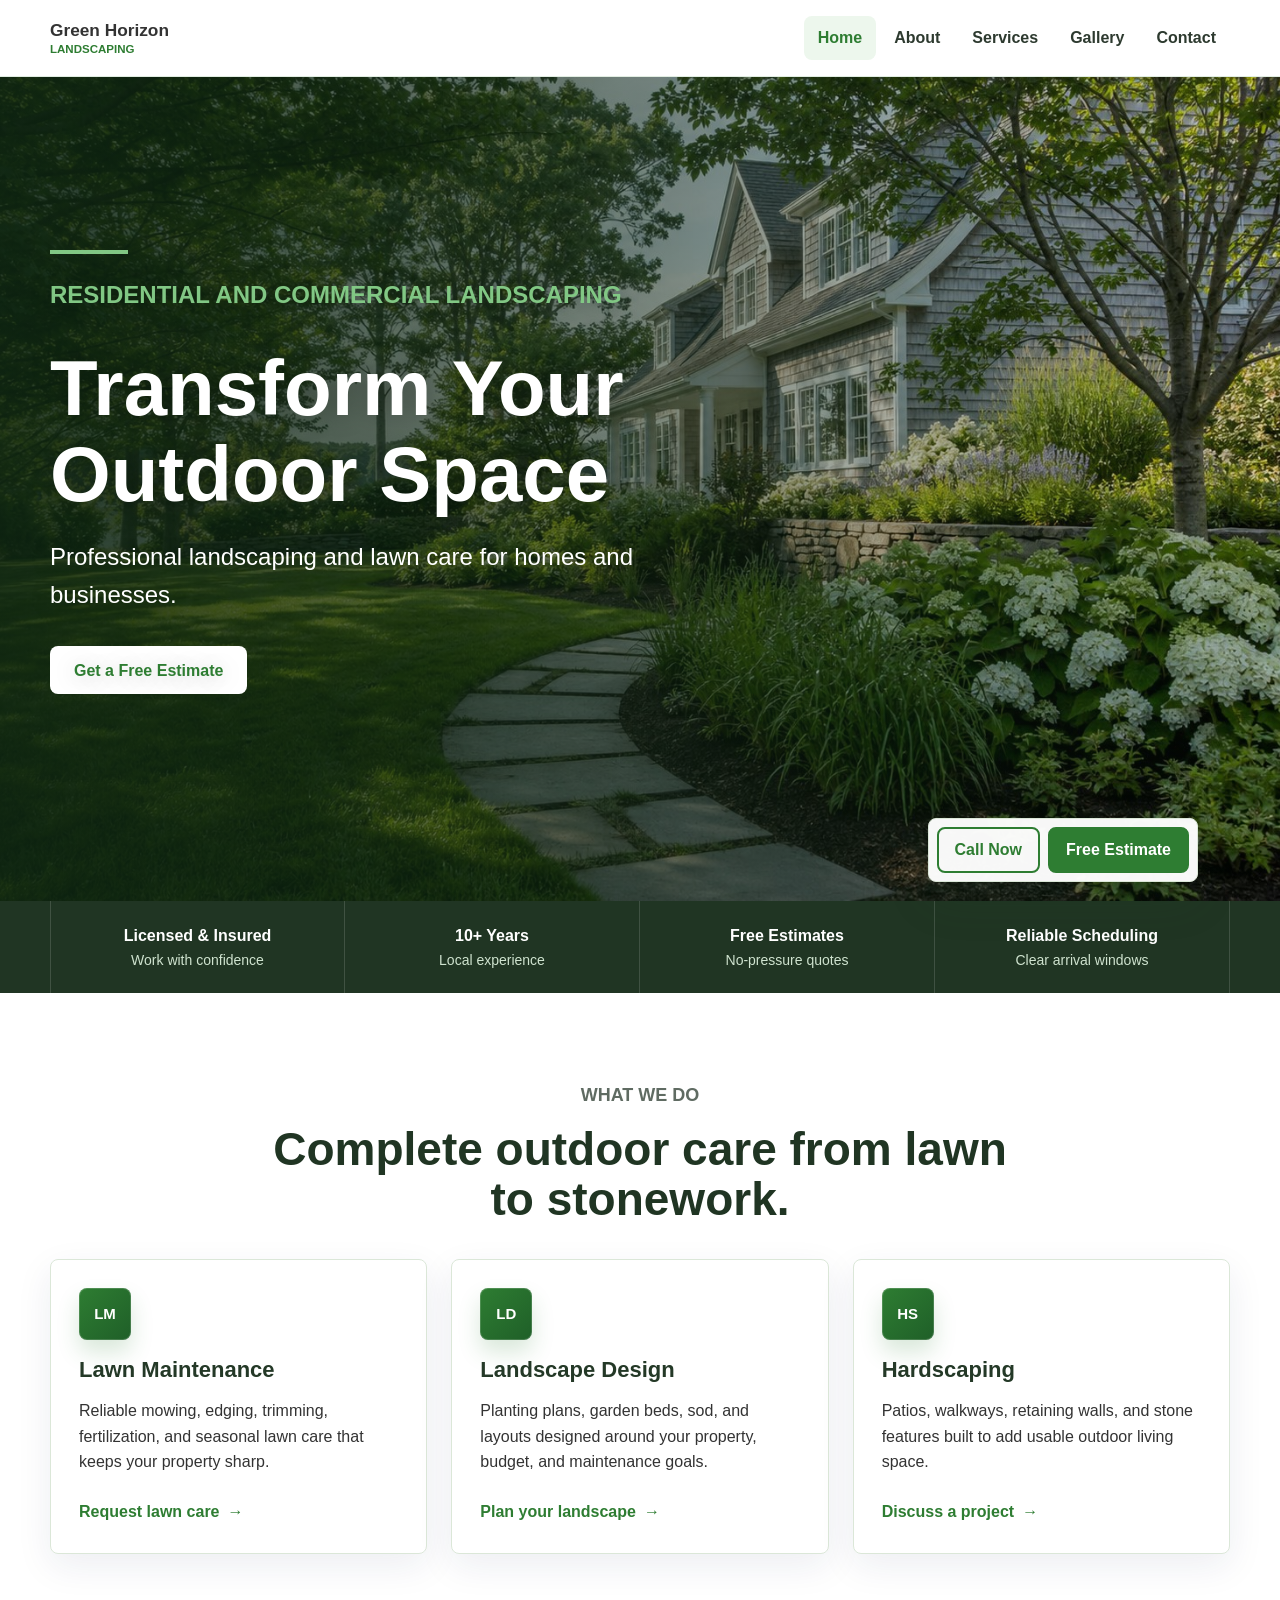
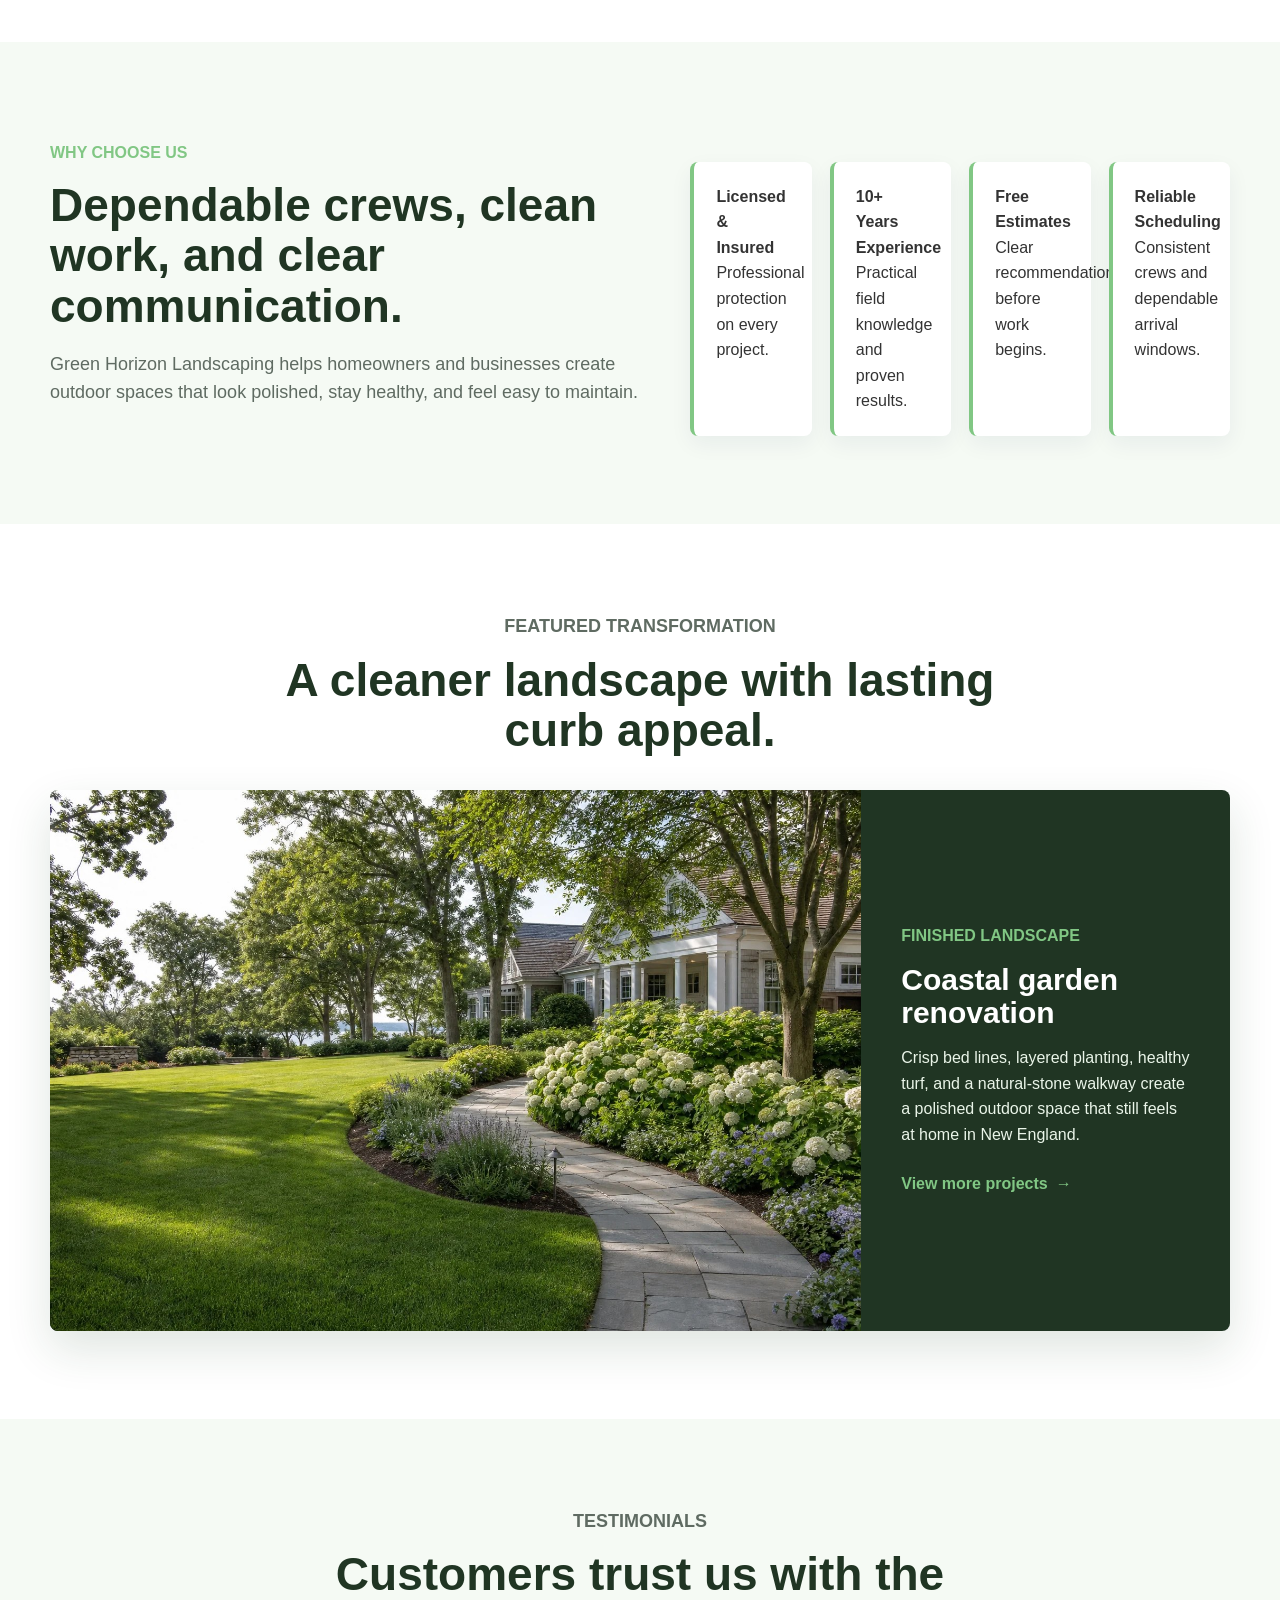
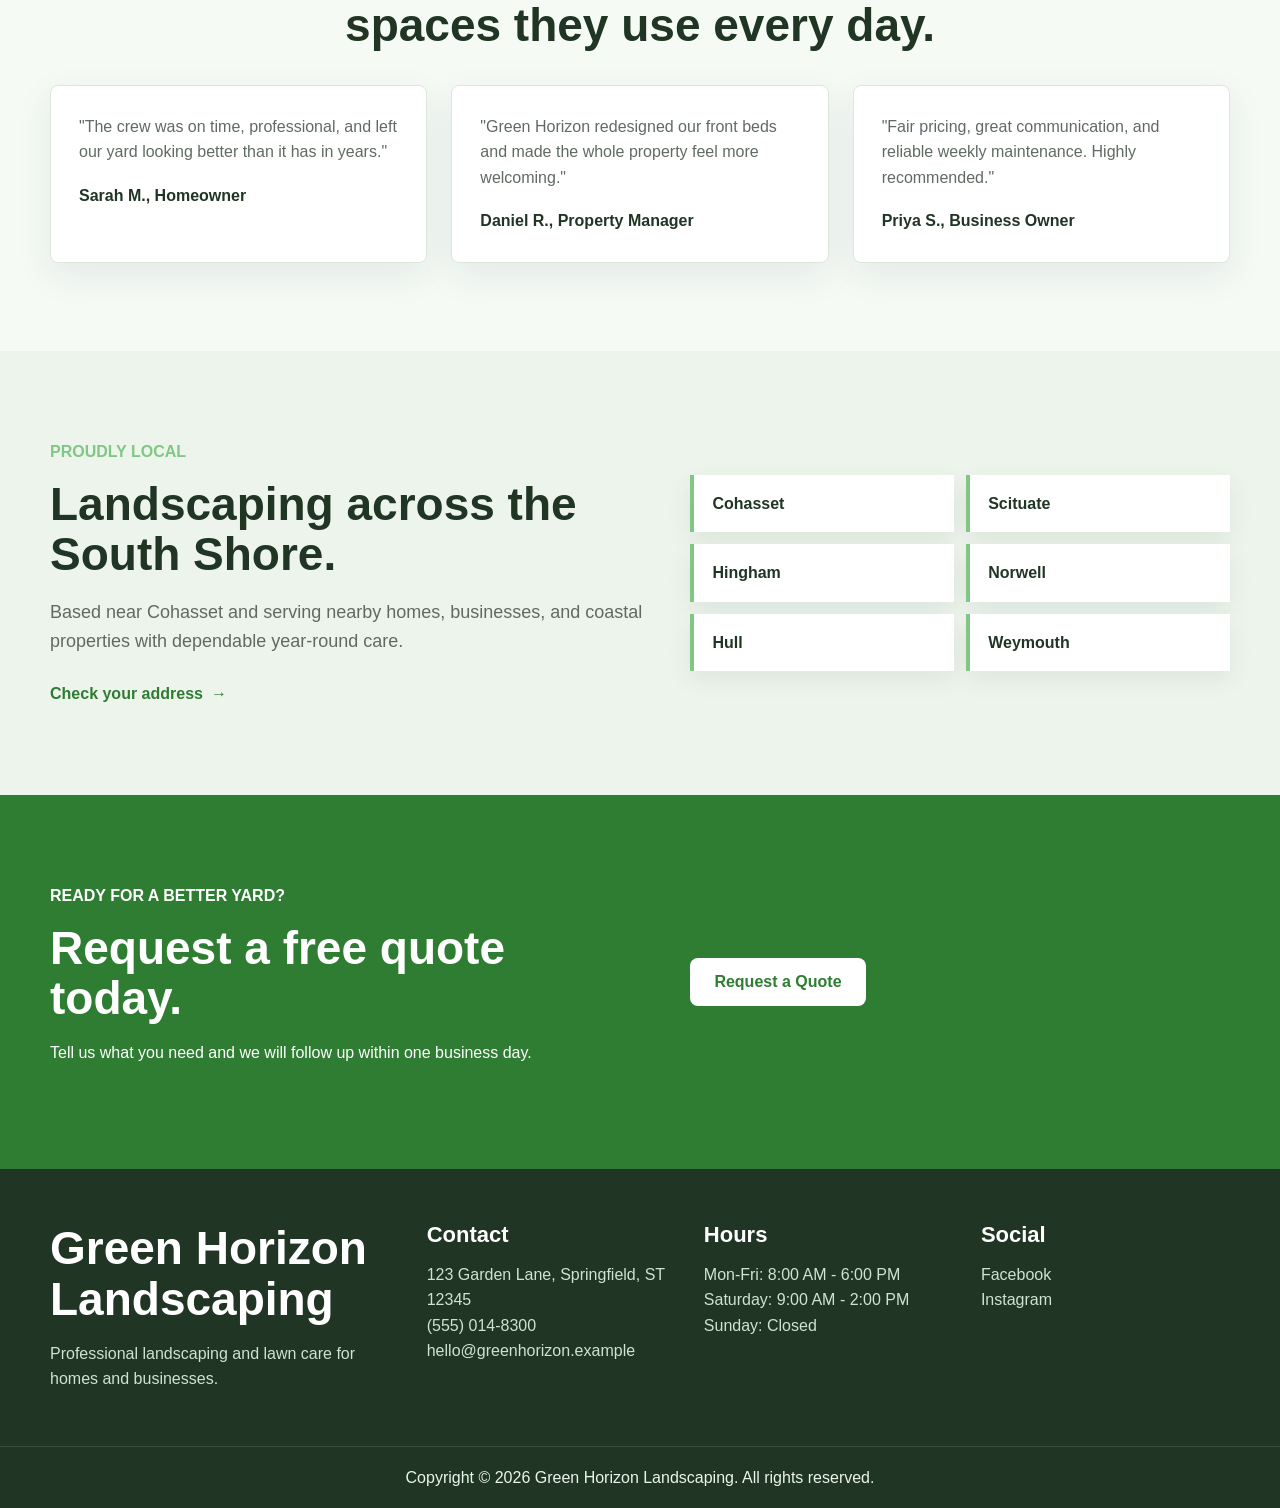
<file: index.html>
<!DOCTYPE html>
<html lang="en">
<head>
  <meta charset="UTF-8">
  <meta name="viewport" content="width=device-width, initial-scale=1.0">
  <meta name="description" content="Green Horizon Landscaping provides professional landscaping, lawn care, hardscaping, and outdoor maintenance for homes and businesses.">
  <meta name="keywords" content="landscaping, lawn care, landscape design, hardscaping, patio installation, Green Horizon Landscaping">
  <meta property="og:title" content="Green Horizon Landscaping | Transform Your Outdoor Space">
  <meta property="og:description" content="Professional landscaping and lawn care for homes and businesses.">
  <meta property="og:type" content="website">
  <meta property="og:image" content="clean-south-shore-garden.jpg">
  <title>Green Horizon Landscaping | Professional Lawn Care and Landscaping</title>
  <link rel="preload" href="green-horizon-hero.jpg" as="image" type="image/jpeg">
  <link rel="stylesheet" href="style.css">
  <style>.reveal{opacity:1!important;transform:none!important}</style>
</head>
<body>
  <a class="skip-link" href="#main">Skip to content</a>
  <header class="site-header">
    <nav class="navbar" aria-label="Primary navigation">
      <a class="brand" href="index.html" aria-label="Green Horizon Landscaping home"><span>Green Horizon</span><small>Landscaping</small></a>
      <button class="nav-toggle" type="button" aria-label="Open navigation" aria-controls="nav-menu" aria-expanded="false"><span></span><span></span><span></span></button>
      <ul class="nav-menu" id="nav-menu"><li><a class="active" href="index.html">Home</a></li><li><a href="about.html">About</a></li><li><a href="services.html">Services</a></li><li><a href="gallery.html">Gallery</a></li><li><a href="contact.html">Contact</a></li></ul>
    </nav>
  </header>
  <main id="main">
    <section class="hero"><div class="hero-inner"><div class="hero-content reveal"><p class="eyebrow">Residential and commercial landscaping</p><h1>Transform Your Outdoor Space</h1><p>Professional landscaping and lawn care for homes and businesses.</p><a class="btn btn-light" href="contact.html">Get a Free Estimate</a></div></div></section>
    <section class="trust-bar" aria-label="Business credentials"><div class="trust-bar-inner"><div><strong>Licensed &amp; Insured</strong><span>Work with confidence</span></div><div><strong>10+ Years</strong><span>Local experience</span></div><div><strong>Free Estimates</strong><span>No-pressure quotes</span></div><div><strong>Reliable Scheduling</strong><span>Clear arrival windows</span></div></div></section>
    <section class="section"><div class="section-inner"><div class="section-header center reveal"><p class="eyebrow">What we do</p><h2>Complete outdoor care from lawn to stonework.</h2></div><div class="grid three"><article class="card reveal"><span class="icon" aria-hidden="true">LM</span><h3>Lawn Maintenance</h3><p>Reliable mowing, edging, trimming, fertilization, and seasonal lawn care that keeps your property sharp.</p><a class="text-link" href="contact.html?service=Lawn%20Maintenance">Request lawn care <span aria-hidden="true">&rarr;</span></a></article><article class="card reveal"><span class="icon" aria-hidden="true">LD</span><h3>Landscape Design</h3><p>Planting plans, garden beds, sod, and layouts designed around your property, budget, and maintenance goals.</p><a class="text-link" href="contact.html?service=Landscape%20Design">Plan your landscape <span aria-hidden="true">&rarr;</span></a></article><article class="card reveal"><span class="icon" aria-hidden="true">HS</span><h3>Hardscaping</h3><p>Patios, walkways, retaining walls, and stone features built to add usable outdoor living space.</p><a class="text-link" href="contact.html?service=Hardscaping">Discuss a project <span aria-hidden="true">&rarr;</span></a></article></div></div></section>
    <section class="section soft"><div class="section-inner split"><div class="reveal"><p class="eyebrow">Why choose us</p><h2>Dependable crews, clean work, and clear communication.</h2><p class="lead">Green Horizon Landscaping helps homeowners and businesses create outdoor spaces that look polished, stay healthy, and feel easy to maintain.</p></div><div class="feature-list"><div class="feature-item reveal"><strong>Licensed &amp; Insured</strong><br>Professional protection on every project.</div><div class="feature-item reveal"><strong>10+ Years Experience</strong><br>Practical field knowledge and proven results.</div><div class="feature-item reveal"><strong>Free Estimates</strong><br>Clear recommendations before work begins.</div><div class="feature-item reveal"><strong>Reliable Scheduling</strong><br>Consistent crews and dependable arrival windows.</div></div></div></section>
    <section class="section"><div class="section-inner"><div class="section-header center reveal"><p class="eyebrow">Featured transformation</p><h2>A cleaner landscape with lasting curb appeal.</h2></div><div class="featured-project reveal"><img src="clean-south-shore-garden.jpg" alt="Professionally landscaped South Shore garden with a manicured lawn, hydrangeas, and a stone walkway"><div class="featured-project-copy"><p class="eyebrow">Finished landscape</p><h3>Coastal garden renovation</h3><p>Crisp bed lines, layered planting, healthy turf, and a natural-stone walkway create a polished outdoor space that still feels at home in New England.</p><a class="text-link" href="gallery.html">View more projects <span aria-hidden="true">&rarr;</span></a></div></div></section>
    <section class="section soft"><div class="section-inner"><div class="section-header center reveal"><p class="eyebrow">Testimonials</p><h2>Customers trust us with the spaces they use every day.</h2></div><div class="grid three"><article class="card testimonial reveal"><p>"The crew was on time, professional, and left our yard looking better than it has in years."</p><strong>Sarah M., Homeowner</strong></article><article class="card testimonial reveal"><p>"Green Horizon redesigned our front beds and made the whole property feel more welcoming."</p><strong>Daniel R., Property Manager</strong></article><article class="card testimonial reveal"><p>"Fair pricing, great communication, and reliable weekly maintenance. Highly recommended."</p><strong>Priya S., Business Owner</strong></article></div></div></section>
    <section class="section service-area"><div class="section-inner split"><div class="reveal"><p class="eyebrow">Proudly local</p><h2>Landscaping across the South Shore.</h2><p class="lead">Based near Cohasset and serving nearby homes, businesses, and coastal properties with dependable year-round care.</p><a class="text-link" href="contact.html">Check your address <span aria-hidden="true">&rarr;</span></a></div><div class="area-list reveal" aria-label="Service areas"><span>Cohasset</span><span>Scituate</span><span>Hingham</span><span>Norwell</span><span>Hull</span><span>Weymouth</span></div></div></section>
    <section class="section green"><div class="section-inner split"><div class="reveal"><p class="eyebrow">Ready for a better yard?</p><h2>Request a free quote today.</h2><p>Tell us what you need and we will follow up within one business day.</p></div><div class="reveal"><a class="btn btn-light" href="contact.html">Request a Quote</a></div></div></section>
  </main>
  <footer class="site-footer"><div class="footer-grid"><div><h2>Green Horizon Landscaping</h2><p>Professional landscaping and lawn care for homes and businesses.</p></div><div><h3>Contact</h3><ul><li>123 Garden Lane, Springfield, ST 12345</li><li><a href="tel:+15550148300">(555) 014-8300</a></li><li><a href="mailto:hello@greenhorizon.example">hello@greenhorizon.example</a></li></ul></div><div><h3>Hours</h3><ul><li>Mon-Fri: 8:00 AM - 6:00 PM</li><li>Saturday: 9:00 AM - 2:00 PM</li><li>Sunday: Closed</li></ul></div><div><h3>Social</h3><ul><li><a href="https://www.facebook.com/" rel="noopener">Facebook</a></li><li><a href="https://www.instagram.com/" rel="noopener">Instagram</a></li></ul></div></div><div class="footer-bottom">Copyright &copy; 2026 Green Horizon Landscaping. All rights reserved.</div></footer>
  <div class="mobile-actions" aria-label="Quick contact"><a href="tel:+15550148300">Call Now</a><a class="estimate-action" href="contact.html">Free Estimate</a></div>
  <button class="back-to-top" type="button" aria-label="Back to top">Top</button>
  <script src="script.js"></script>
</body>
</html>
</file>
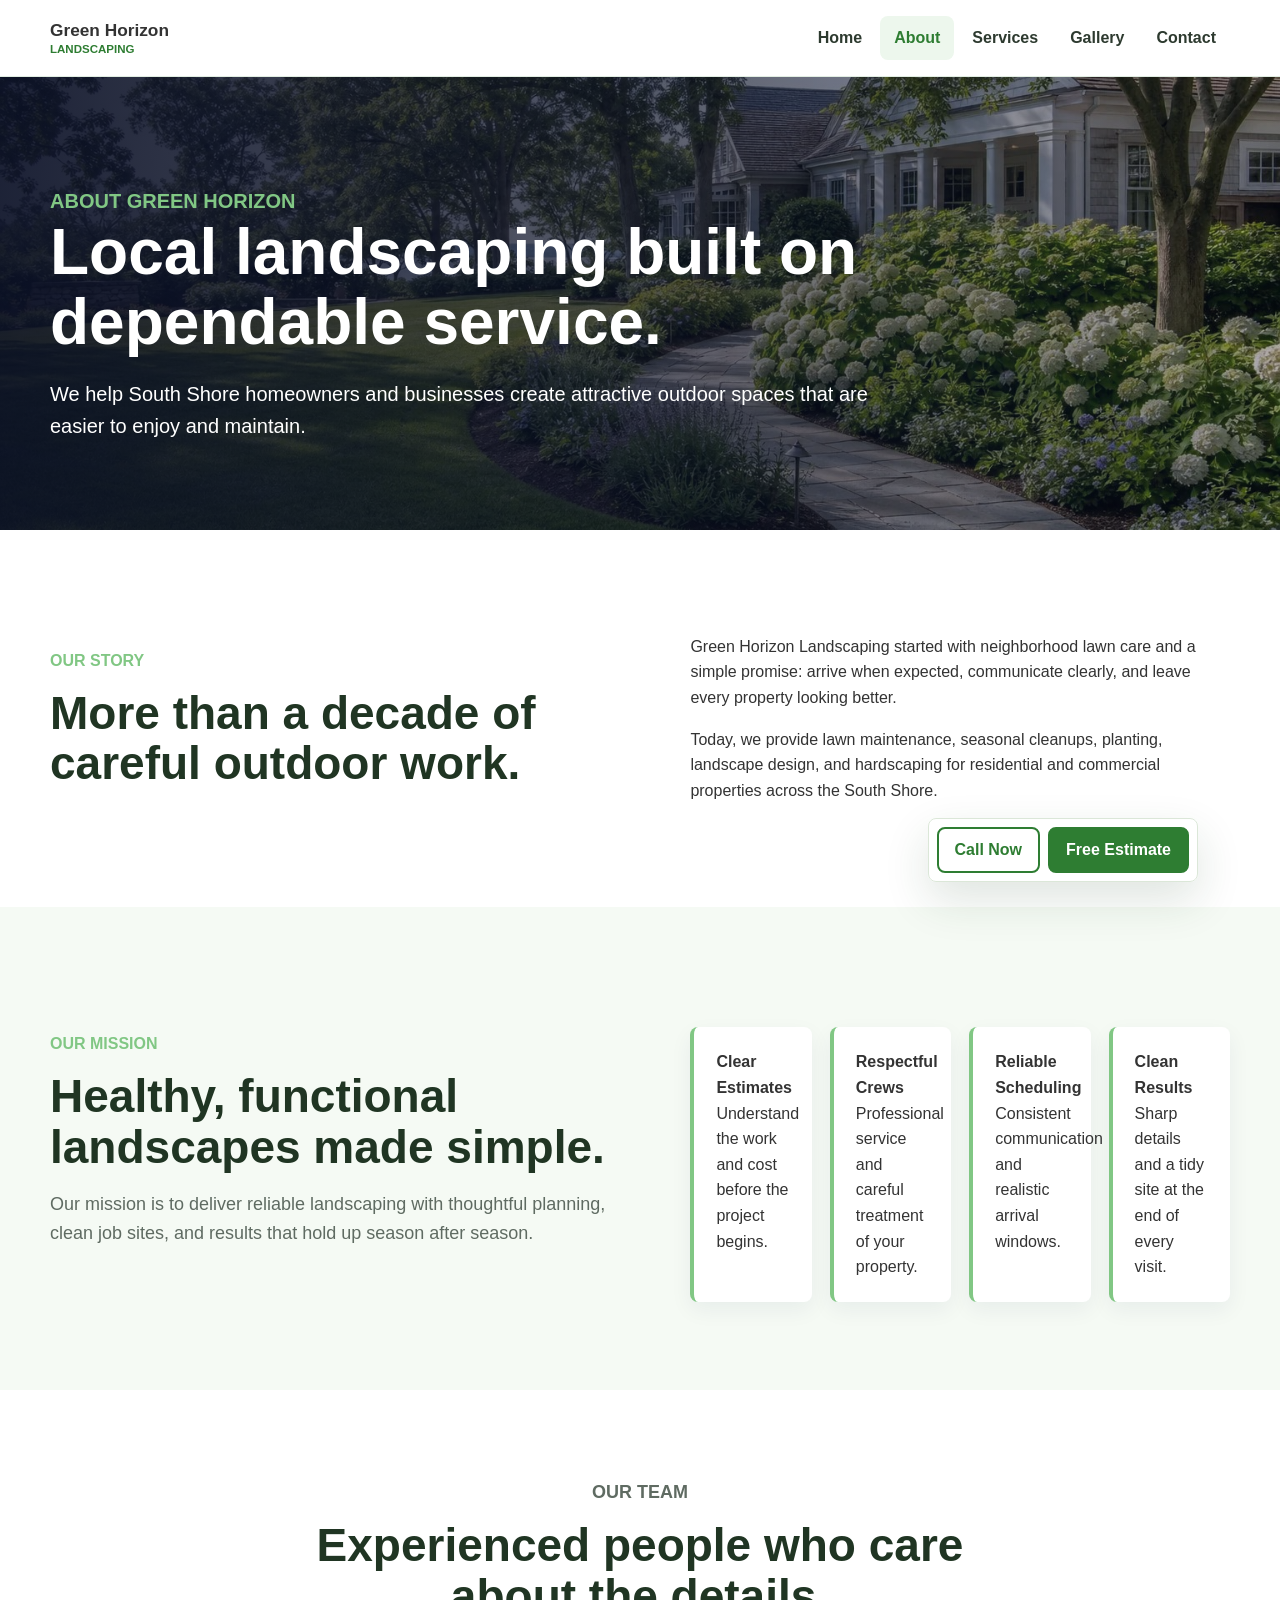
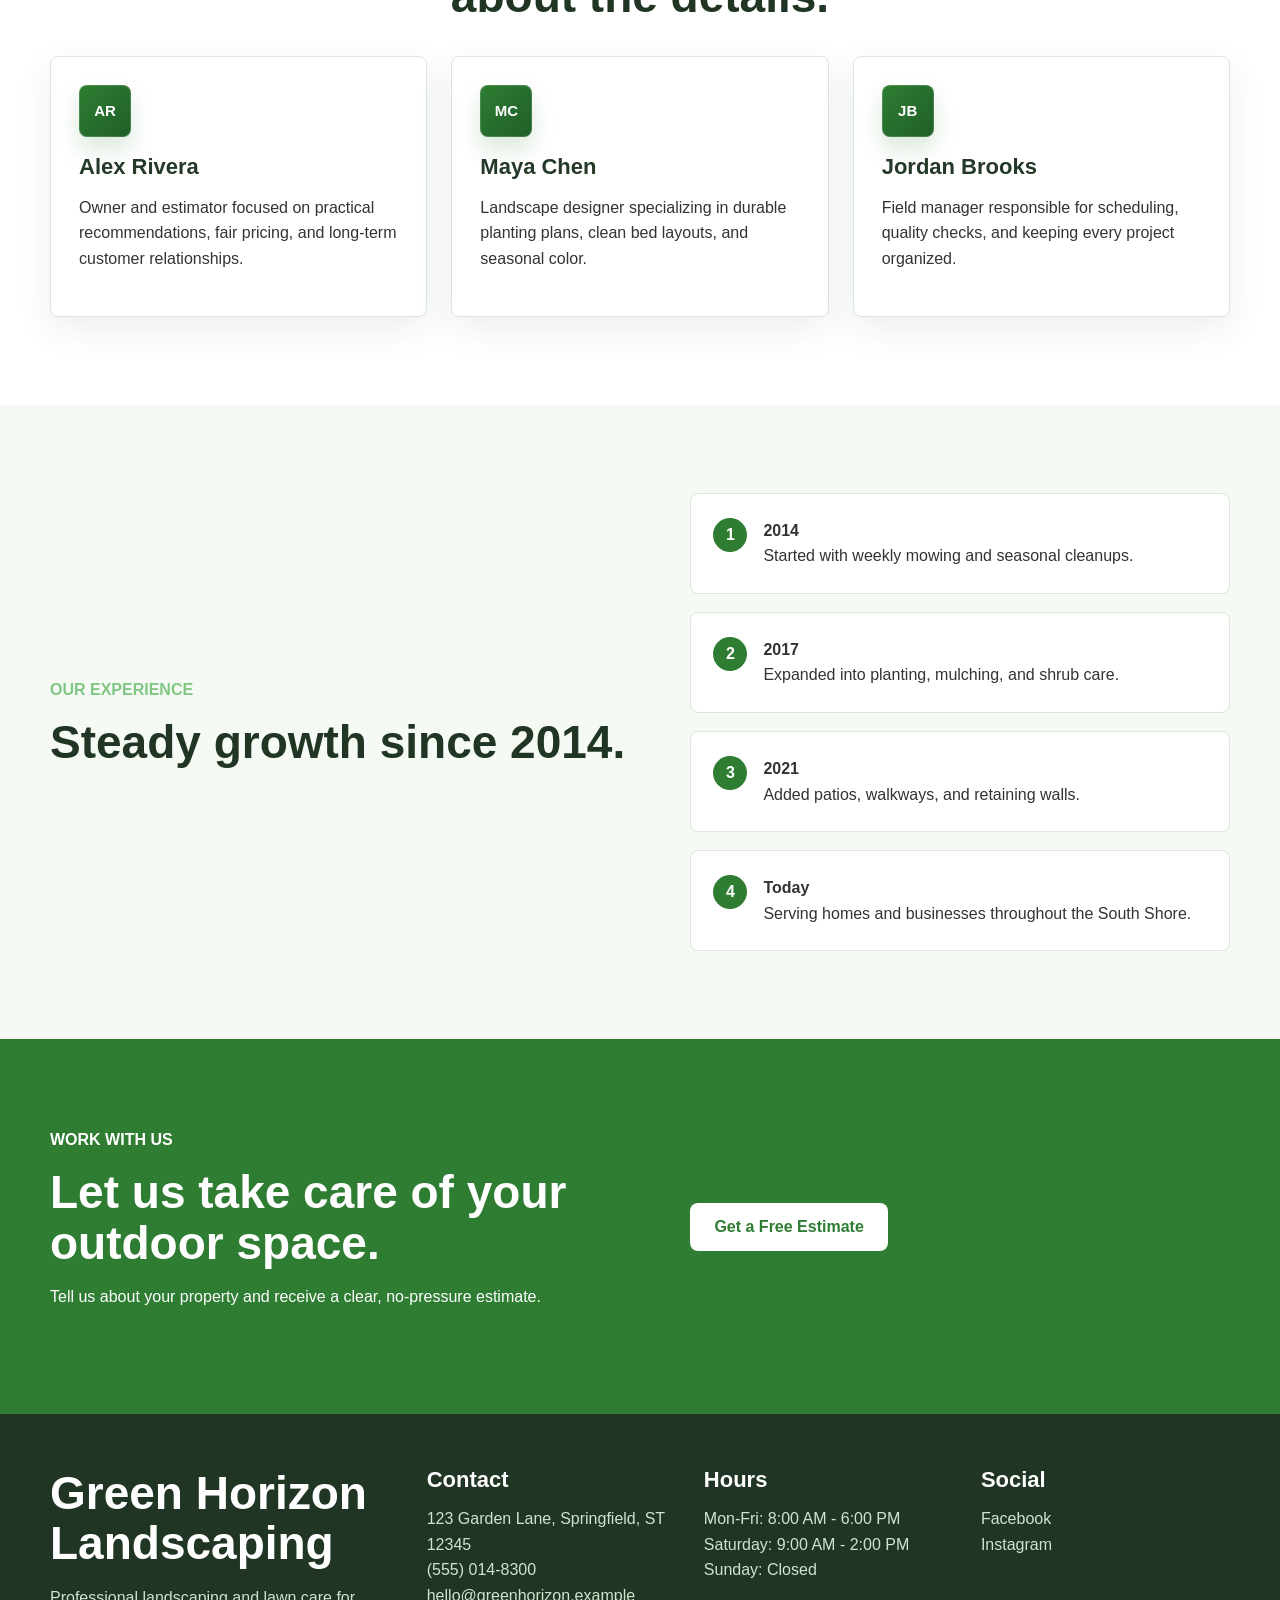
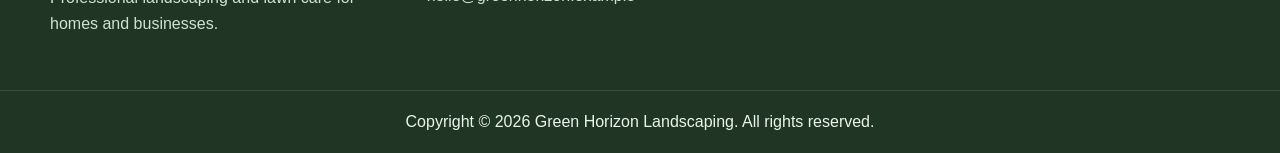
<file: about/index.html>
<!doctype html>
<html lang="en">
<head>
  <meta charset="utf-8">
  <meta http-equiv="refresh" content="0; url=../about-us.html">
  <meta name="robots" content="noindex">
  <link rel="canonical" href="../about-us.html">
  <title>About | Green Horizon Landscaping</title>
</head>
<body>
  <p><a href="../about-us.html">View the Green Horizon Landscaping About page</a></p>
</body>
</html>
</file>
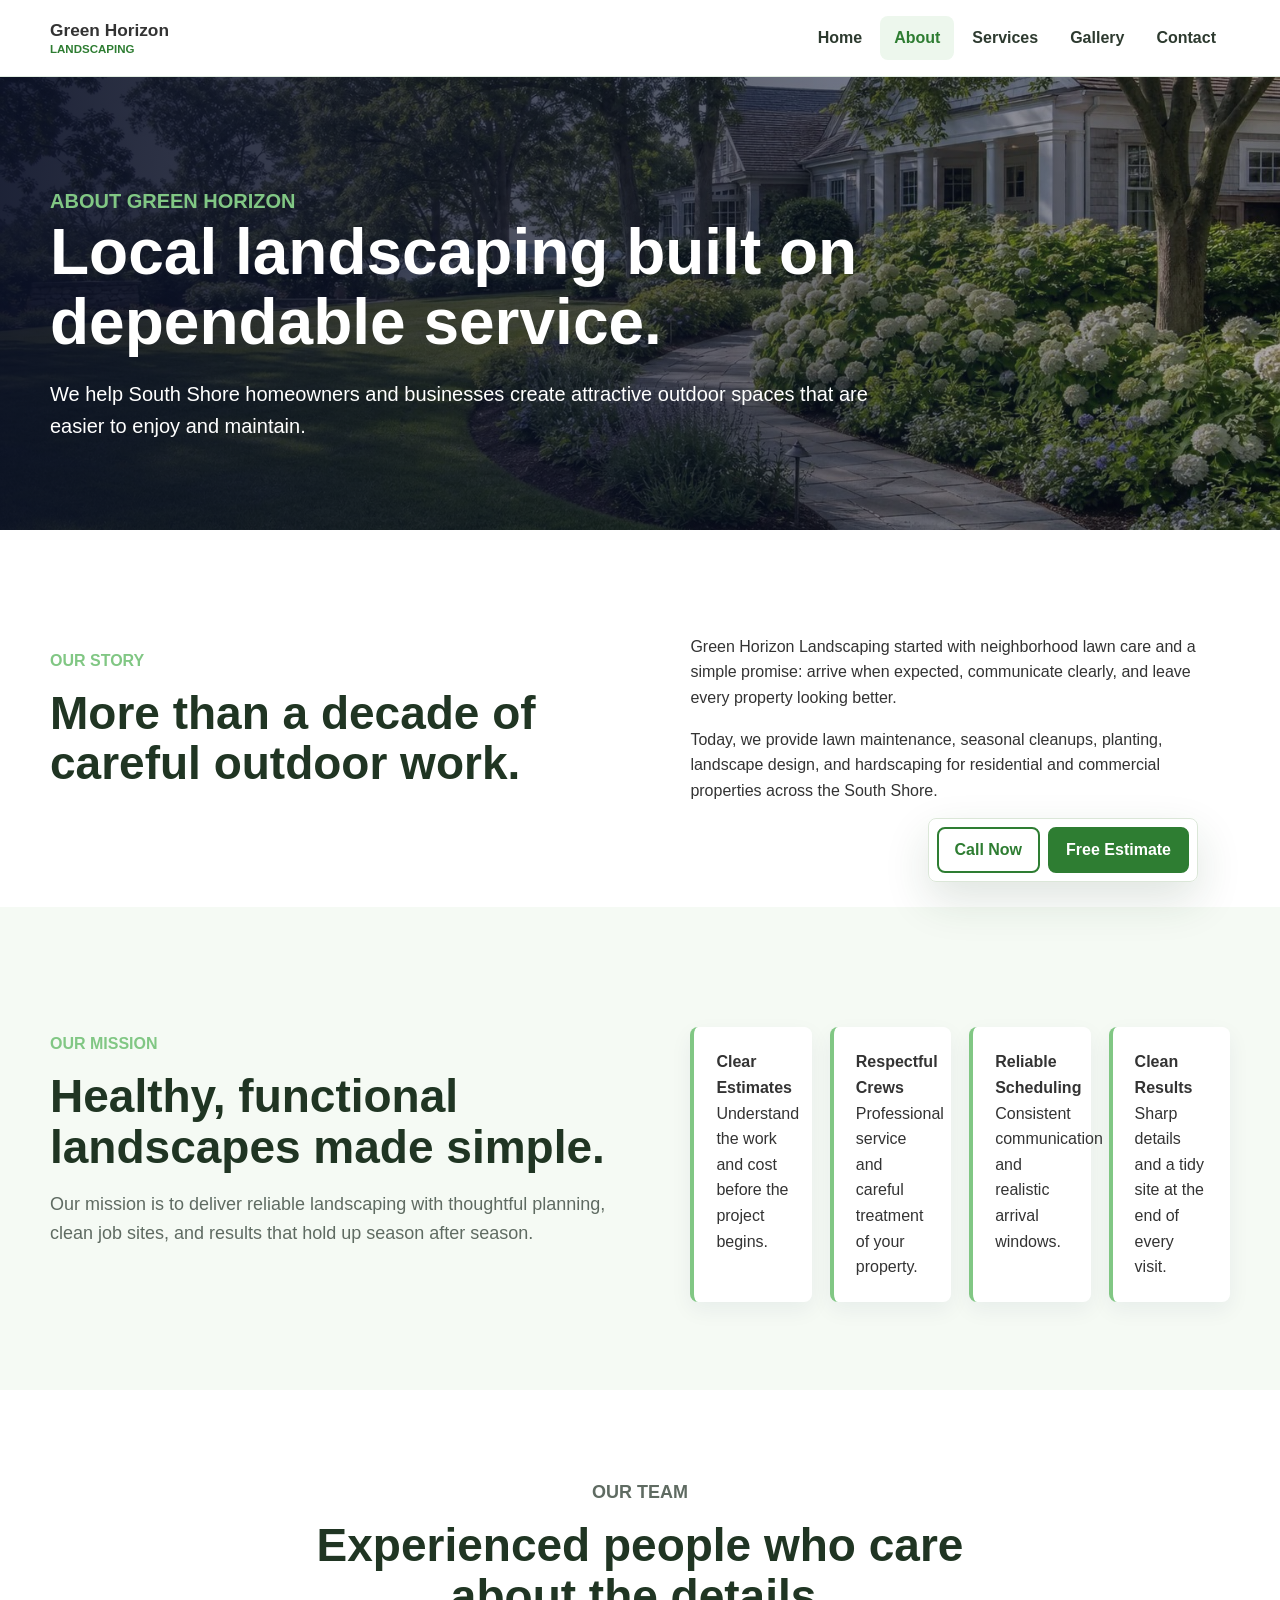
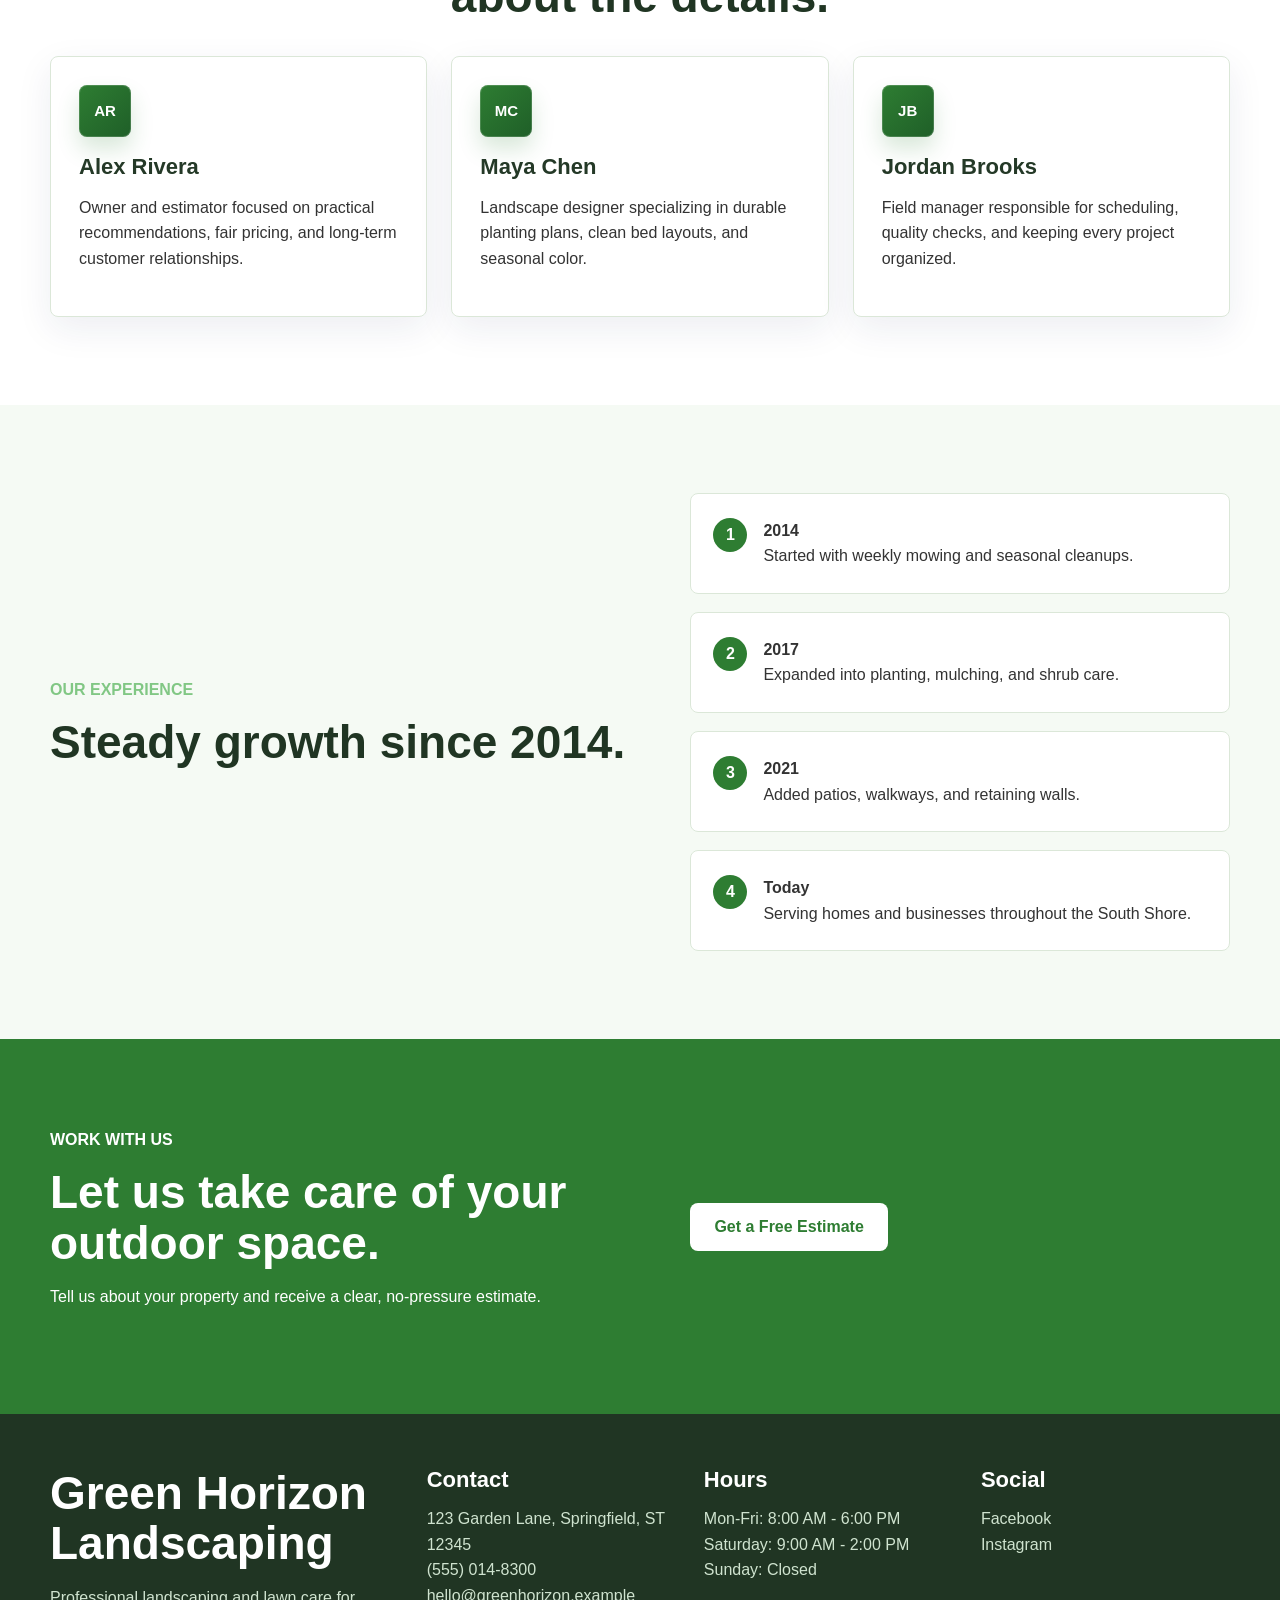
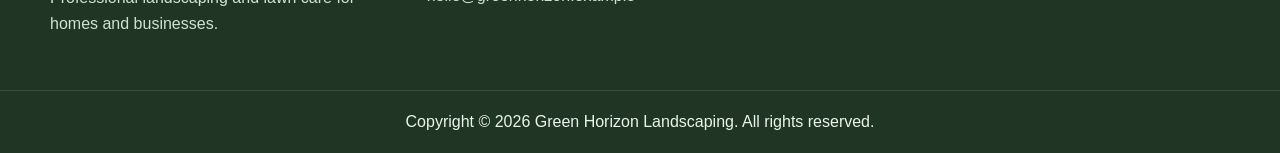
<file: about-us.html>
<!DOCTYPE html>
<html lang="en">
<head>
  <meta charset="utf-8">
  <meta name="viewport" content="width=device-width, initial-scale=1">
  <meta name="description" content="Learn about Green Horizon Landscaping, our experience, mission, team, and commitment to dependable outdoor care.">
  <title>About | Green Horizon Landscaping</title>
  <link rel="stylesheet" href="style.css">
</head>
<body>
  <a class="skip-link" href="#main">Skip to content</a>

  <header class="site-header">
    <nav class="navbar" aria-label="Primary navigation">
      <a class="brand" href="index.html" aria-label="Green Horizon Landscaping home"><span>Green Horizon</span><small>Landscaping</small></a>
      <button class="nav-toggle" type="button" aria-label="Open navigation" aria-controls="nav-menu" aria-expanded="false">
        <span></span><span></span><span></span>
      </button>
      <ul class="nav-menu" id="nav-menu">
        <li><a href="index.html">Home</a></li>
        <li><a class="active" href="about-us.html">About</a></li>
        <li><a href="services.html">Services</a></li>
        <li><a href="gallery.html">Gallery</a></li>
        <li><a href="contact.html">Contact</a></li>
      </ul>
    </nav>
  </header>

  <main id="main">
    <section class="page-hero">
      <div class="section-inner reveal">
        <p class="eyebrow">About Green Horizon</p>
        <h1>Local landscaping built on dependable service.</h1>
        <p>We help South Shore homeowners and businesses create attractive outdoor spaces that are easier to enjoy and maintain.</p>
      </div>
    </section>

    <section class="section">
      <div class="section-inner split">
        <div class="reveal">
          <p class="eyebrow">Our story</p>
          <h2>More than a decade of careful outdoor work.</h2>
        </div>
        <div class="reveal">
          <p>Green Horizon Landscaping started with neighborhood lawn care and a simple promise: arrive when expected, communicate clearly, and leave every property looking better.</p>
          <p>Today, we provide lawn maintenance, seasonal cleanups, planting, landscape design, and hardscaping for residential and commercial properties across the South Shore.</p>
        </div>
      </div>
    </section>

    <section class="section soft">
      <div class="section-inner split">
        <div class="reveal">
          <p class="eyebrow">Our mission</p>
          <h2>Healthy, functional landscapes made simple.</h2>
          <p class="lead">Our mission is to deliver reliable landscaping with thoughtful planning, clean job sites, and results that hold up season after season.</p>
        </div>
        <div class="feature-list">
          <div class="feature-item reveal"><strong>Clear Estimates</strong><br>Understand the work and cost before the project begins.</div>
          <div class="feature-item reveal"><strong>Respectful Crews</strong><br>Professional service and careful treatment of your property.</div>
          <div class="feature-item reveal"><strong>Reliable Scheduling</strong><br>Consistent communication and realistic arrival windows.</div>
          <div class="feature-item reveal"><strong>Clean Results</strong><br>Sharp details and a tidy site at the end of every visit.</div>
        </div>
      </div>
    </section>

    <section class="section">
      <div class="section-inner">
        <div class="section-header center reveal">
          <p class="eyebrow">Our team</p>
          <h2>Experienced people who care about the details.</h2>
        </div>
        <div class="grid three">
          <article class="card reveal"><span class="icon" aria-hidden="true">AR</span><h3>Alex Rivera</h3><p>Owner and estimator focused on practical recommendations, fair pricing, and long-term customer relationships.</p></article>
          <article class="card reveal"><span class="icon" aria-hidden="true">MC</span><h3>Maya Chen</h3><p>Landscape designer specializing in durable planting plans, clean bed layouts, and seasonal color.</p></article>
          <article class="card reveal"><span class="icon" aria-hidden="true">JB</span><h3>Jordan Brooks</h3><p>Field manager responsible for scheduling, quality checks, and keeping every project organized.</p></article>
        </div>
      </div>
    </section>

    <section class="section soft">
      <div class="section-inner split">
        <div class="reveal">
          <p class="eyebrow">Our experience</p>
          <h2>Steady growth since 2014.</h2>
        </div>
        <div class="timeline">
          <div class="timeline-item reveal"><strong>2014</strong><br>Started with weekly mowing and seasonal cleanups.</div>
          <div class="timeline-item reveal"><strong>2017</strong><br>Expanded into planting, mulching, and shrub care.</div>
          <div class="timeline-item reveal"><strong>2021</strong><br>Added patios, walkways, and retaining walls.</div>
          <div class="timeline-item reveal"><strong>Today</strong><br>Serving homes and businesses throughout the South Shore.</div>
        </div>
      </div>
    </section>

    <section class="section green">
      <div class="section-inner split">
        <div class="reveal"><p class="eyebrow">Work with us</p><h2>Let us take care of your outdoor space.</h2><p>Tell us about your property and receive a clear, no-pressure estimate.</p></div>
        <div class="reveal"><a class="btn btn-light" href="contact.html">Get a Free Estimate</a></div>
      </div>
    </section>
  </main>

  <footer class="site-footer">
    <div class="footer-grid">
      <div><h2>Green Horizon Landscaping</h2><p>Professional landscaping and lawn care for homes and businesses.</p></div>
      <div><h3>Contact</h3><ul><li>123 Garden Lane, Springfield, ST 12345</li><li><a href="tel:+15550148300">(555) 014-8300</a></li><li><a href="mailto:hello@greenhorizon.example">hello@greenhorizon.example</a></li></ul></div>
      <div><h3>Hours</h3><ul><li>Mon-Fri: 8:00 AM - 6:00 PM</li><li>Saturday: 9:00 AM - 2:00 PM</li><li>Sunday: Closed</li></ul></div>
      <div><h3>Social</h3><ul><li><a href="https://www.facebook.com/" rel="noopener">Facebook</a></li><li><a href="https://www.instagram.com/" rel="noopener">Instagram</a></li></ul></div>
    </div>
    <div class="footer-bottom">Copyright &copy; 2026 Green Horizon Landscaping. All rights reserved.</div>
  </footer>

  <div class="mobile-actions" aria-label="Quick contact"><a href="tel:+15550148300">Call Now</a><a class="estimate-action" href="contact.html">Free Estimate</a></div>
  <button class="back-to-top" type="button" aria-label="Back to top">Top</button>
  <script src="script.js"></script>
</body>
</html>
</file>
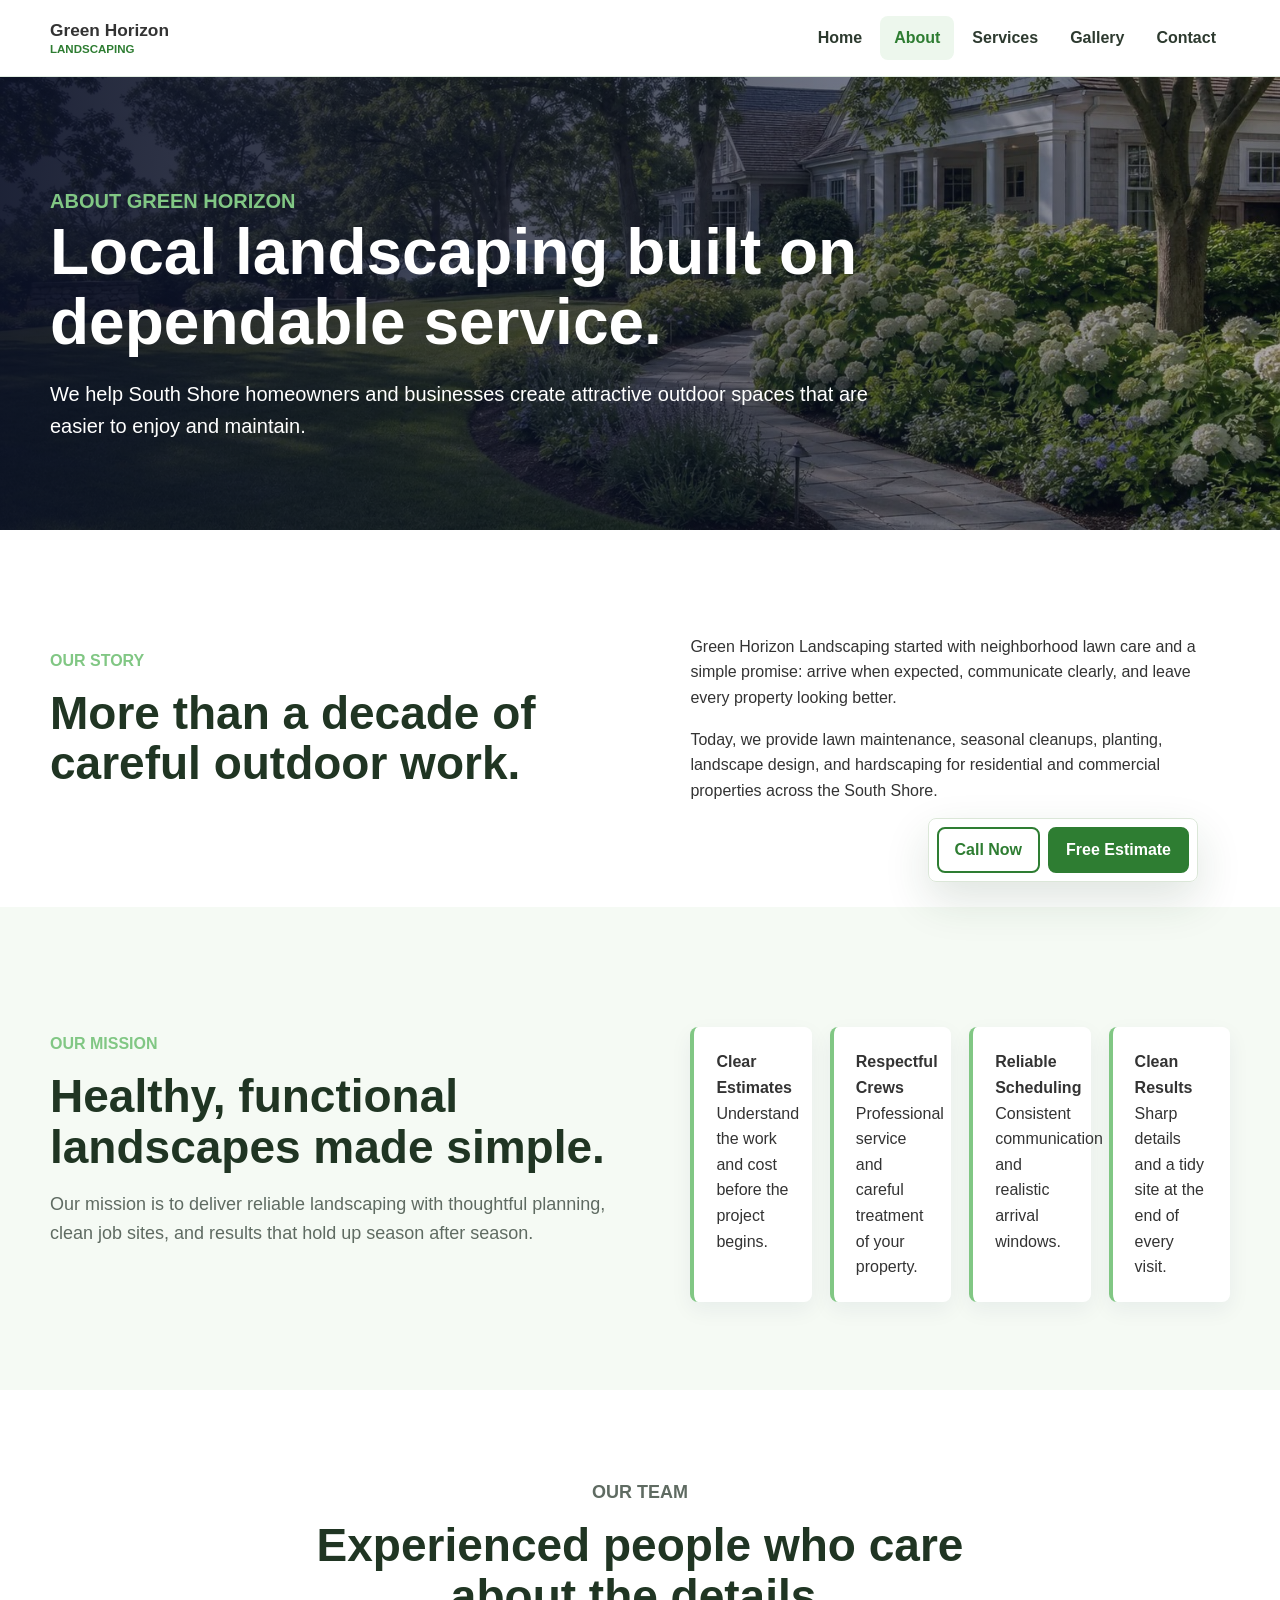
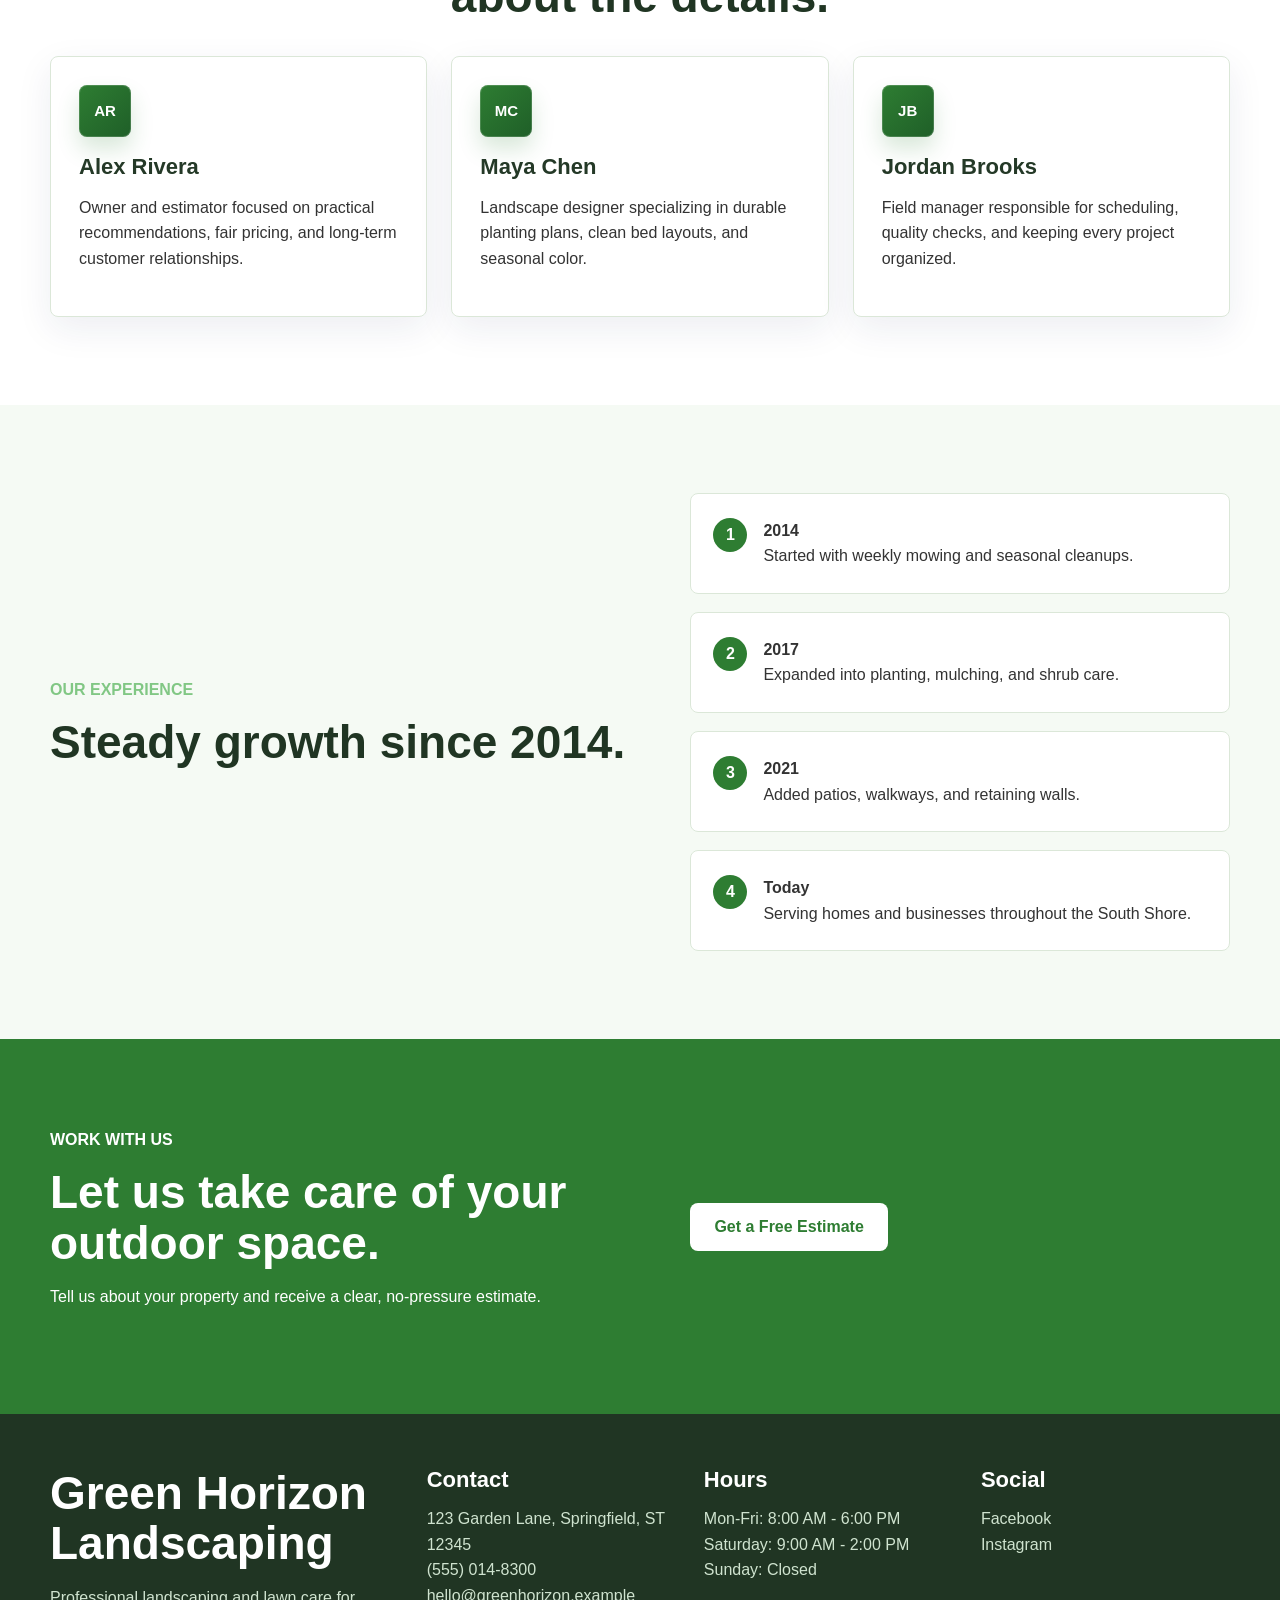
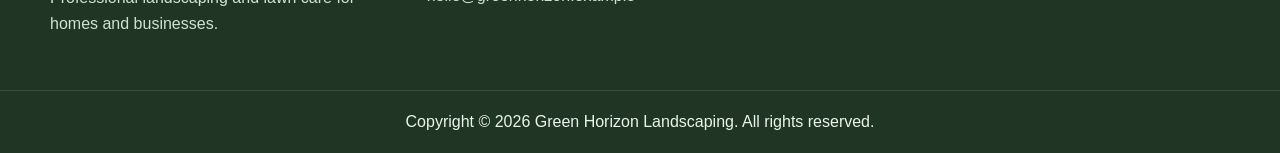
<file: about.html>
<!DOCTYPE html>
<html lang="en">
<head>
  <meta charset="utf-8">
  <meta name="viewport" content="width=device-width, initial-scale=1">
  <meta name="description" content="Learn about Green Horizon Landscaping, our experience, mission, team, and commitment to dependable outdoor care.">
  <title>About | Green Horizon Landscaping</title>
  <link rel="stylesheet" href="style.css">
</head>
<body>
  <a class="skip-link" href="#main">Skip to content</a>

  <header class="site-header">
    <nav class="navbar" aria-label="Primary navigation">
      <a class="brand" href="index.html" aria-label="Green Horizon Landscaping home"><span>Green Horizon</span><small>Landscaping</small></a>
      <button class="nav-toggle" type="button" aria-label="Open navigation" aria-controls="nav-menu" aria-expanded="false">
        <span></span><span></span><span></span>
      </button>
      <ul class="nav-menu" id="nav-menu">
        <li><a href="index.html">Home</a></li>
        <li><a class="active" href="about.html">About</a></li>
        <li><a href="services.html">Services</a></li>
        <li><a href="gallery.html">Gallery</a></li>
        <li><a href="contact.html">Contact</a></li>
      </ul>
    </nav>
  </header>

  <main id="main">
    <section class="page-hero">
      <div class="section-inner reveal">
        <p class="eyebrow">About Green Horizon</p>
        <h1>Local landscaping built on dependable service.</h1>
        <p>We help South Shore homeowners and businesses create attractive outdoor spaces that are easier to enjoy and maintain.</p>
      </div>
    </section>

    <section class="section">
      <div class="section-inner split">
        <div class="reveal">
          <p class="eyebrow">Our story</p>
          <h2>More than a decade of careful outdoor work.</h2>
        </div>
        <div class="reveal">
          <p>Green Horizon Landscaping started with neighborhood lawn care and a simple promise: arrive when expected, communicate clearly, and leave every property looking better.</p>
          <p>Today, we provide lawn maintenance, seasonal cleanups, planting, landscape design, and hardscaping for residential and commercial properties across the South Shore.</p>
        </div>
      </div>
    </section>

    <section class="section soft">
      <div class="section-inner split">
        <div class="reveal">
          <p class="eyebrow">Our mission</p>
          <h2>Healthy, functional landscapes made simple.</h2>
          <p class="lead">Our mission is to deliver reliable landscaping with thoughtful planning, clean job sites, and results that hold up season after season.</p>
        </div>
        <div class="feature-list">
          <div class="feature-item reveal"><strong>Clear Estimates</strong><br>Understand the work and cost before the project begins.</div>
          <div class="feature-item reveal"><strong>Respectful Crews</strong><br>Professional service and careful treatment of your property.</div>
          <div class="feature-item reveal"><strong>Reliable Scheduling</strong><br>Consistent communication and realistic arrival windows.</div>
          <div class="feature-item reveal"><strong>Clean Results</strong><br>Sharp details and a tidy site at the end of every visit.</div>
        </div>
      </div>
    </section>

    <section class="section">
      <div class="section-inner">
        <div class="section-header center reveal">
          <p class="eyebrow">Our team</p>
          <h2>Experienced people who care about the details.</h2>
        </div>
        <div class="grid three">
          <article class="card reveal"><span class="icon" aria-hidden="true">AR</span><h3>Alex Rivera</h3><p>Owner and estimator focused on practical recommendations, fair pricing, and long-term customer relationships.</p></article>
          <article class="card reveal"><span class="icon" aria-hidden="true">MC</span><h3>Maya Chen</h3><p>Landscape designer specializing in durable planting plans, clean bed layouts, and seasonal color.</p></article>
          <article class="card reveal"><span class="icon" aria-hidden="true">JB</span><h3>Jordan Brooks</h3><p>Field manager responsible for scheduling, quality checks, and keeping every project organized.</p></article>
        </div>
      </div>
    </section>

    <section class="section soft">
      <div class="section-inner split">
        <div class="reveal">
          <p class="eyebrow">Our experience</p>
          <h2>Steady growth since 2014.</h2>
        </div>
        <div class="timeline">
          <div class="timeline-item reveal"><strong>2014</strong><br>Started with weekly mowing and seasonal cleanups.</div>
          <div class="timeline-item reveal"><strong>2017</strong><br>Expanded into planting, mulching, and shrub care.</div>
          <div class="timeline-item reveal"><strong>2021</strong><br>Added patios, walkways, and retaining walls.</div>
          <div class="timeline-item reveal"><strong>Today</strong><br>Serving homes and businesses throughout the South Shore.</div>
        </div>
      </div>
    </section>

    <section class="section green">
      <div class="section-inner split">
        <div class="reveal"><p class="eyebrow">Work with us</p><h2>Let us take care of your outdoor space.</h2><p>Tell us about your property and receive a clear, no-pressure estimate.</p></div>
        <div class="reveal"><a class="btn btn-light" href="contact.html">Get a Free Estimate</a></div>
      </div>
    </section>
  </main>

  <footer class="site-footer">
    <div class="footer-grid">
      <div><h2>Green Horizon Landscaping</h2><p>Professional landscaping and lawn care for homes and businesses.</p></div>
      <div><h3>Contact</h3><ul><li>123 Garden Lane, Springfield, ST 12345</li><li><a href="tel:+15550148300">(555) 014-8300</a></li><li><a href="mailto:hello@greenhorizon.example">hello@greenhorizon.example</a></li></ul></div>
      <div><h3>Hours</h3><ul><li>Mon-Fri: 8:00 AM - 6:00 PM</li><li>Saturday: 9:00 AM - 2:00 PM</li><li>Sunday: Closed</li></ul></div>
      <div><h3>Social</h3><ul><li><a href="https://www.facebook.com/" rel="noopener">Facebook</a></li><li><a href="https://www.instagram.com/" rel="noopener">Instagram</a></li></ul></div>
    </div>
    <div class="footer-bottom">Copyright &copy; 2026 Green Horizon Landscaping. All rights reserved.</div>
  </footer>

  <div class="mobile-actions" aria-label="Quick contact"><a href="tel:+15550148300">Call Now</a><a class="estimate-action" href="contact.html">Free Estimate</a></div>
  <button class="back-to-top" type="button" aria-label="Back to top">Top</button>
  <script src="script.js"></script>
</body>
</html>
</file>
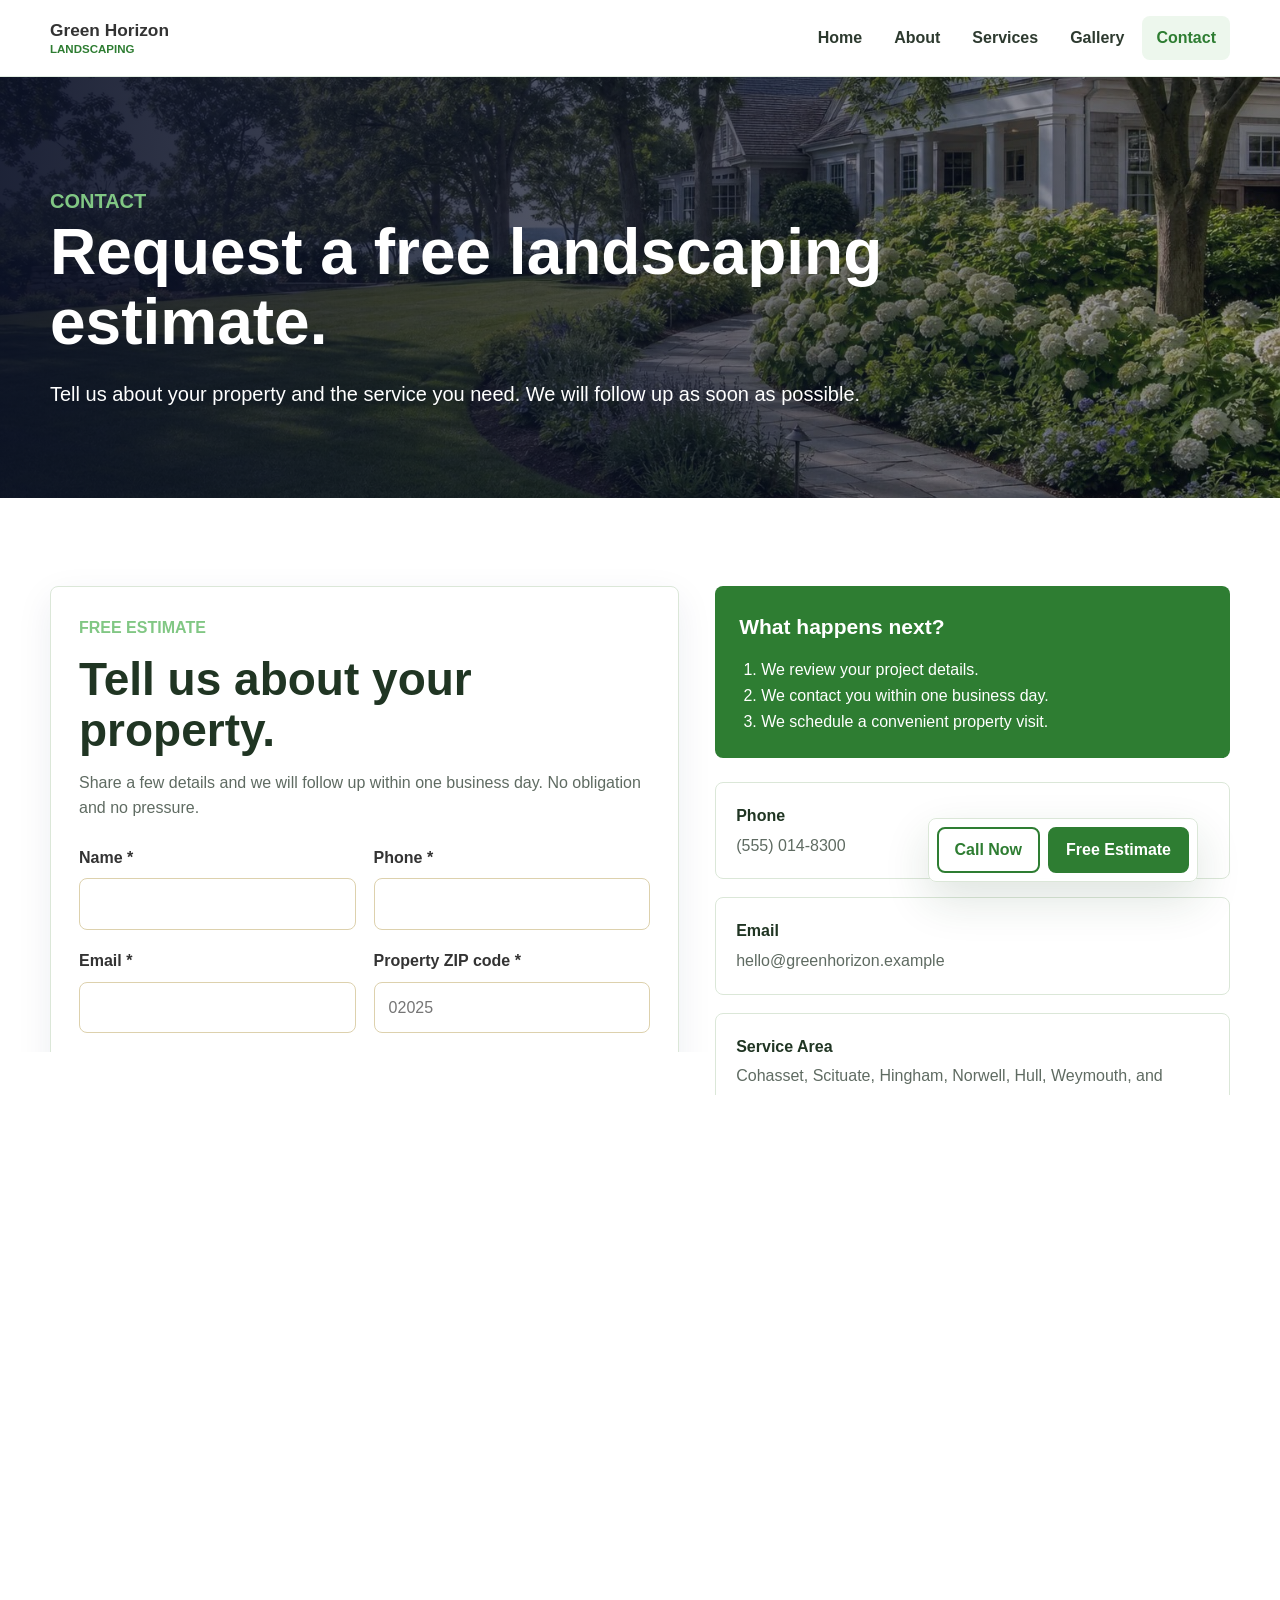
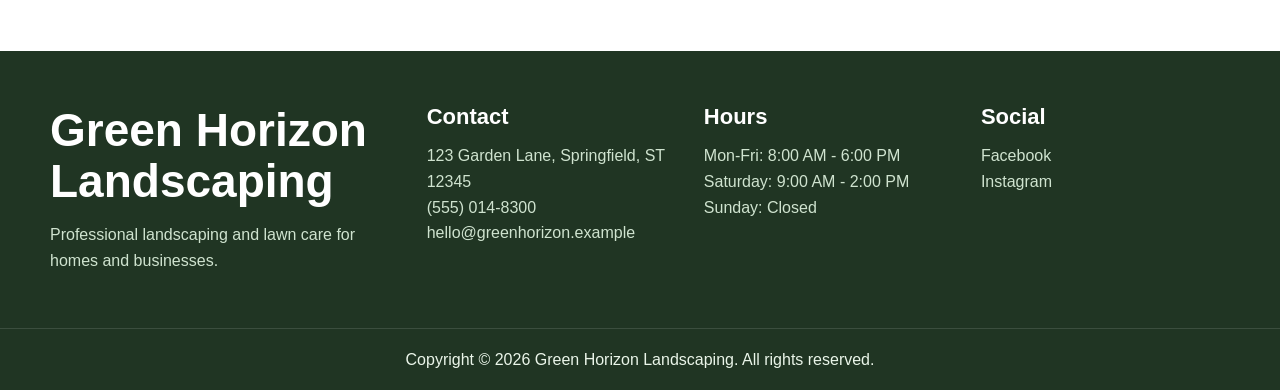
<file: contact.html>
<!DOCTYPE html>
<html lang="en">
<head>
  <meta charset="UTF-8">
  <meta name="viewport" content="width=device-width, initial-scale=1.0">
  <meta name="description" content="Contact Green Horizon Landscaping for a free estimate on lawn care, landscape design, hardscaping, cleanups, and snow removal.">
  <title>Contact | Green Horizon Landscaping</title>
  <link rel="preconnect" href="https://images.unsplash.com">
  <link rel="stylesheet" href="style.css">
  <style>.brand img{width:220px;height:auto}.reveal{opacity:1!important;transform:none!important}</style>
</head>
<body>
  <a class="skip-link" href="#main">Skip to content</a>
  <header class="site-header"><nav class="navbar" aria-label="Primary navigation"><a class="brand" href="index.html" aria-label="Green Horizon Landscaping home"><span>Green Horizon</span><small>Landscaping</small></a><button class="nav-toggle" type="button" aria-label="Open navigation" aria-controls="nav-menu" aria-expanded="false"><span></span><span></span><span></span></button><ul class="nav-menu" id="nav-menu"><li><a href="index.html">Home</a></li><li><a href="about.html">About</a></li><li><a href="services.html">Services</a></li><li><a href="gallery.html">Gallery</a></li><li><a class="active" href="contact.html">Contact</a></li></ul></nav></header>
  <main id="main">
    <section class="page-hero"><div class="section-inner reveal"><p class="eyebrow">Contact</p><h1>Request a free landscaping estimate.</h1><p>Tell us about your property and the service you need. We will follow up as soon as possible.</p></div></section>
    <section class="section">
      <div class="section-inner contact-layout">
        <div class="card reveal">
          <p class="eyebrow">Free estimate</p>
          <h2>Tell us about your property.</h2>
          <p class="form-intro">Share a few details and we will follow up within one business day. No obligation and no pressure.</p>
          <form class="contact-form" action="https://formspree.io/f/xjgnoold" method="POST">
            <input type="hidden" name="_subject" value="New Green Horizon Landscaping estimate request">
            <div class="form-grid">
              <div class="form-row"><label for="name">Name <span aria-hidden="true">*</span></label><input id="name" name="name" type="text" autocomplete="name" required></div>
              <div class="form-row"><label for="phone">Phone <span aria-hidden="true">*</span></label><input id="phone" name="phone" type="tel" autocomplete="tel" required></div>
              <div class="form-row"><label for="email">Email <span aria-hidden="true">*</span></label><input id="email" name="email" type="email" autocomplete="email" required></div>
              <div class="form-row"><label for="zip">Property ZIP code <span aria-hidden="true">*</span></label><input id="zip" name="zip_code" type="text" inputmode="numeric" autocomplete="postal-code" pattern="[0-9]{5}(-[0-9]{4})?" placeholder="02025" required></div>
              <div class="form-row"><label for="property-type">Property type</label><select id="property-type" name="property_type"><option>Residential</option><option>Commercial</option><option>HOA / Multi-family</option></select></div>
              <div class="form-row"><label for="contact-method">Preferred contact</label><select id="contact-method" name="preferred_contact"><option>Phone call</option><option>Text message</option><option>Email</option></select></div>
              <div class="form-row"><label for="service">Service needed <span aria-hidden="true">*</span></label><select id="service" name="service" required><option value="">Select a service</option><option>Lawn Maintenance</option><option>Landscape Design</option><option>Hardscaping</option><option>Weekly Lawn Mowing</option><option>Mulching</option><option>Spring Cleanup</option><option>Fall Cleanup</option><option>Shrub &amp; Hedge Trimming</option><option>Sod Installation</option><option>Patio Installation</option><option>Walkways</option><option>Retaining Walls</option><option>Snow Removal</option><option>Other</option></select></div>
              <div class="form-row"><label for="timeline">Desired timeline</label><select id="timeline" name="timeline"><option>As soon as possible</option><option>Within 2-4 weeks</option><option>Within 1-3 months</option><option>Planning ahead</option></select></div>
            </div>
            <div class="form-row"><label for="message">Project details <span aria-hidden="true">*</span></label><textarea id="message" name="message" placeholder="What would you like changed? Include approximate size, access details, or anything else we should know." required></textarea></div>
            <button class="btn btn-primary submit-button" type="submit">Request My Free Estimate</button>
            <p class="form-note">Your information is used only to respond to your request.</p>
            <div class="form-status" role="status" aria-live="polite"></div>
          </form>
        </div>
        <aside class="reveal" aria-label="Contact information">
          <div class="response-promise"><strong>What happens next?</strong><ol><li>We review your project details.</li><li>We contact you within one business day.</li><li>We schedule a convenient property visit.</li></ol></div>
          <dl class="info-list"><div><dt>Phone</dt><dd><a href="tel:+15550148300">(555) 014-8300</a></dd></div><div><dt>Email</dt><dd><a href="mailto:hello@greenhorizon.example">hello@greenhorizon.example</a></dd></div><div><dt>Service Area</dt><dd>Cohasset, Scituate, Hingham, Norwell, Hull, Weymouth, and nearby South Shore communities.</dd></div><div><dt>Business Hours</dt><dd>Mon-Fri: 8:00 AM - 6:00 PM<br>Saturday: 9:00 AM - 2:00 PM<br>Sunday: Closed</dd></div></dl>
        </aside>
      </div>
    </section>
  </main>
  <footer class="site-footer"><div class="footer-grid"><div><h2>Green Horizon Landscaping</h2><p>Professional landscaping and lawn care for homes and businesses.</p></div><div><h3>Contact</h3><ul><li>123 Garden Lane, Springfield, ST 12345</li><li><a href="tel:+15550148300">(555) 014-8300</a></li><li><a href="mailto:hello@greenhorizon.example">hello@greenhorizon.example</a></li></ul></div><div><h3>Hours</h3><ul><li>Mon-Fri: 8:00 AM - 6:00 PM</li><li>Saturday: 9:00 AM - 2:00 PM</li><li>Sunday: Closed</li></ul></div><div><h3>Social</h3><ul><li><a href="https://www.facebook.com/" rel="noopener">Facebook</a></li><li><a href="https://www.instagram.com/" rel="noopener">Instagram</a></li></ul></div></div><div class="footer-bottom">Copyright &copy; 2026 Green Horizon Landscaping. All rights reserved.</div></footer>
  <div class="mobile-actions" aria-label="Quick contact"><a href="tel:+15550148300">Call Now</a><a class="estimate-action" href="contact.html">Free Estimate</a></div>
  <button class="back-to-top" type="button" aria-label="Back to top">Top</button>
  <script src="script.js"></script>
</body>
</html>
</file>
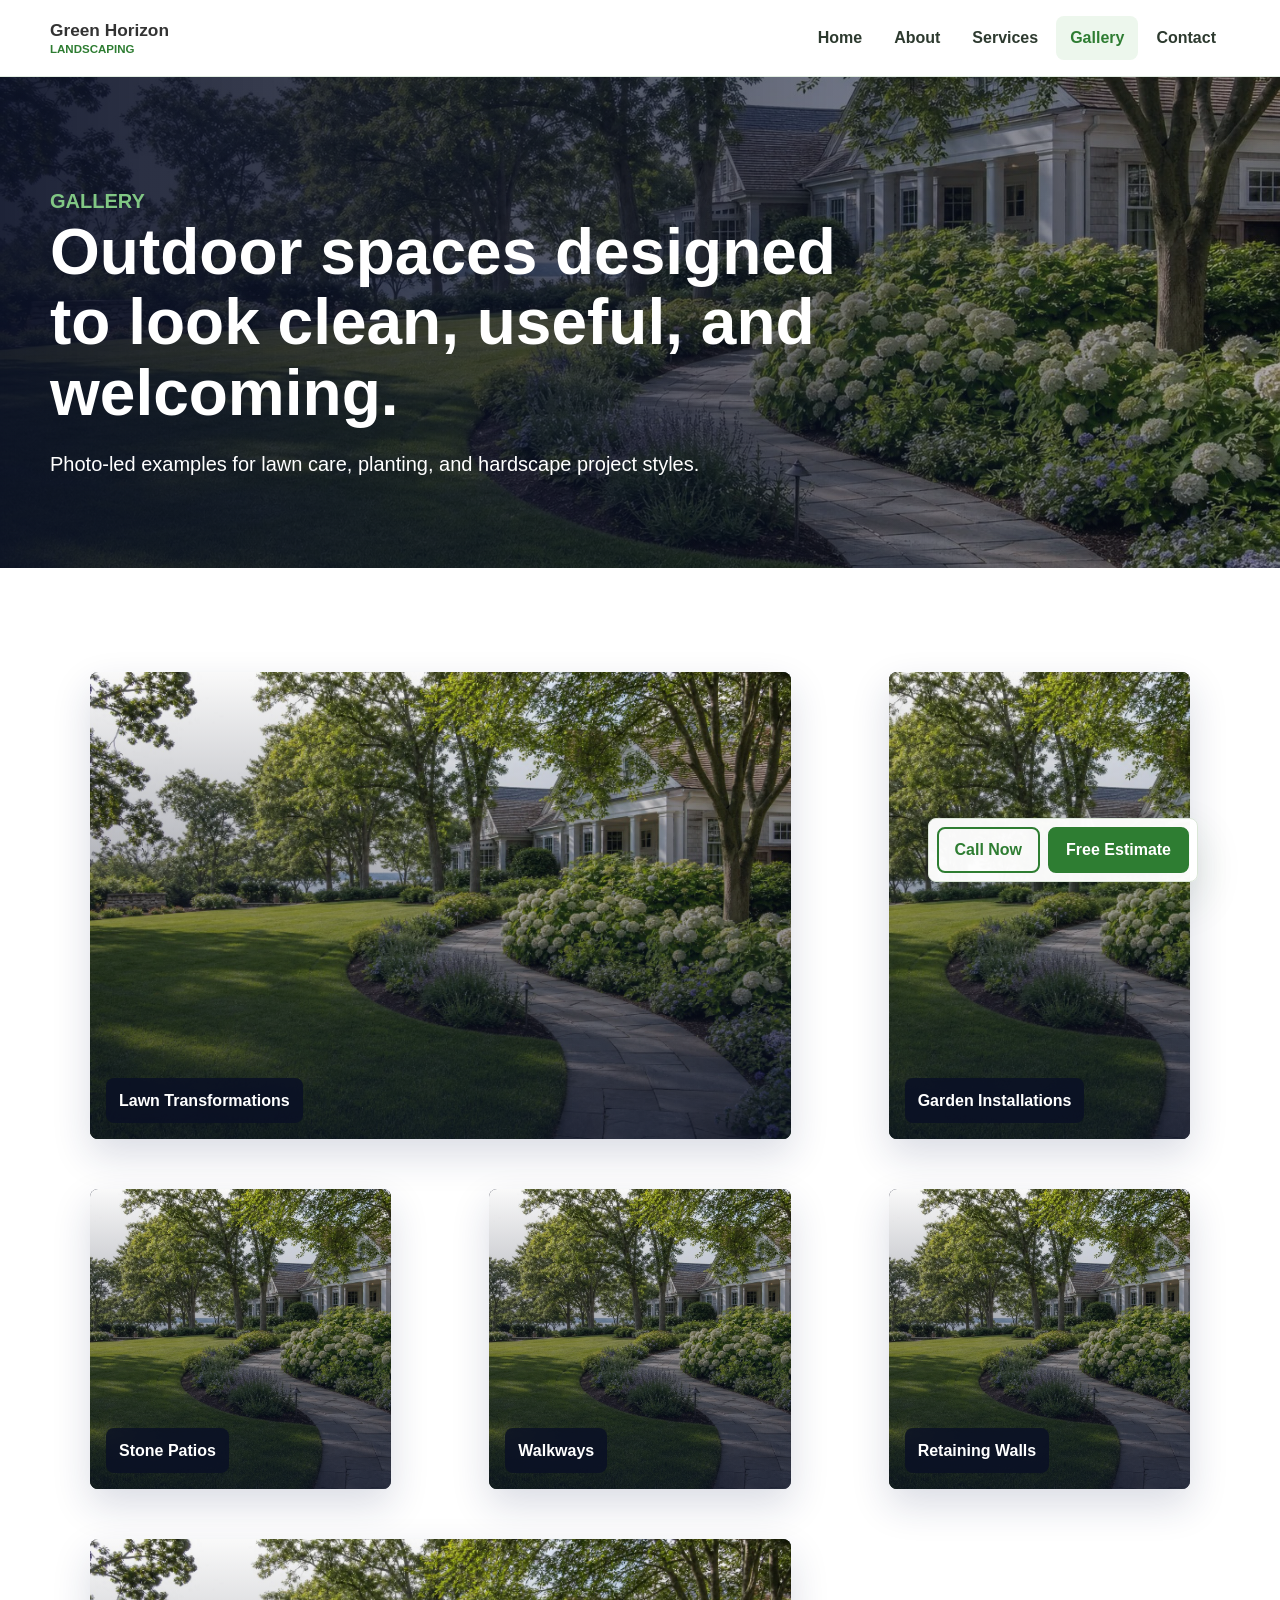
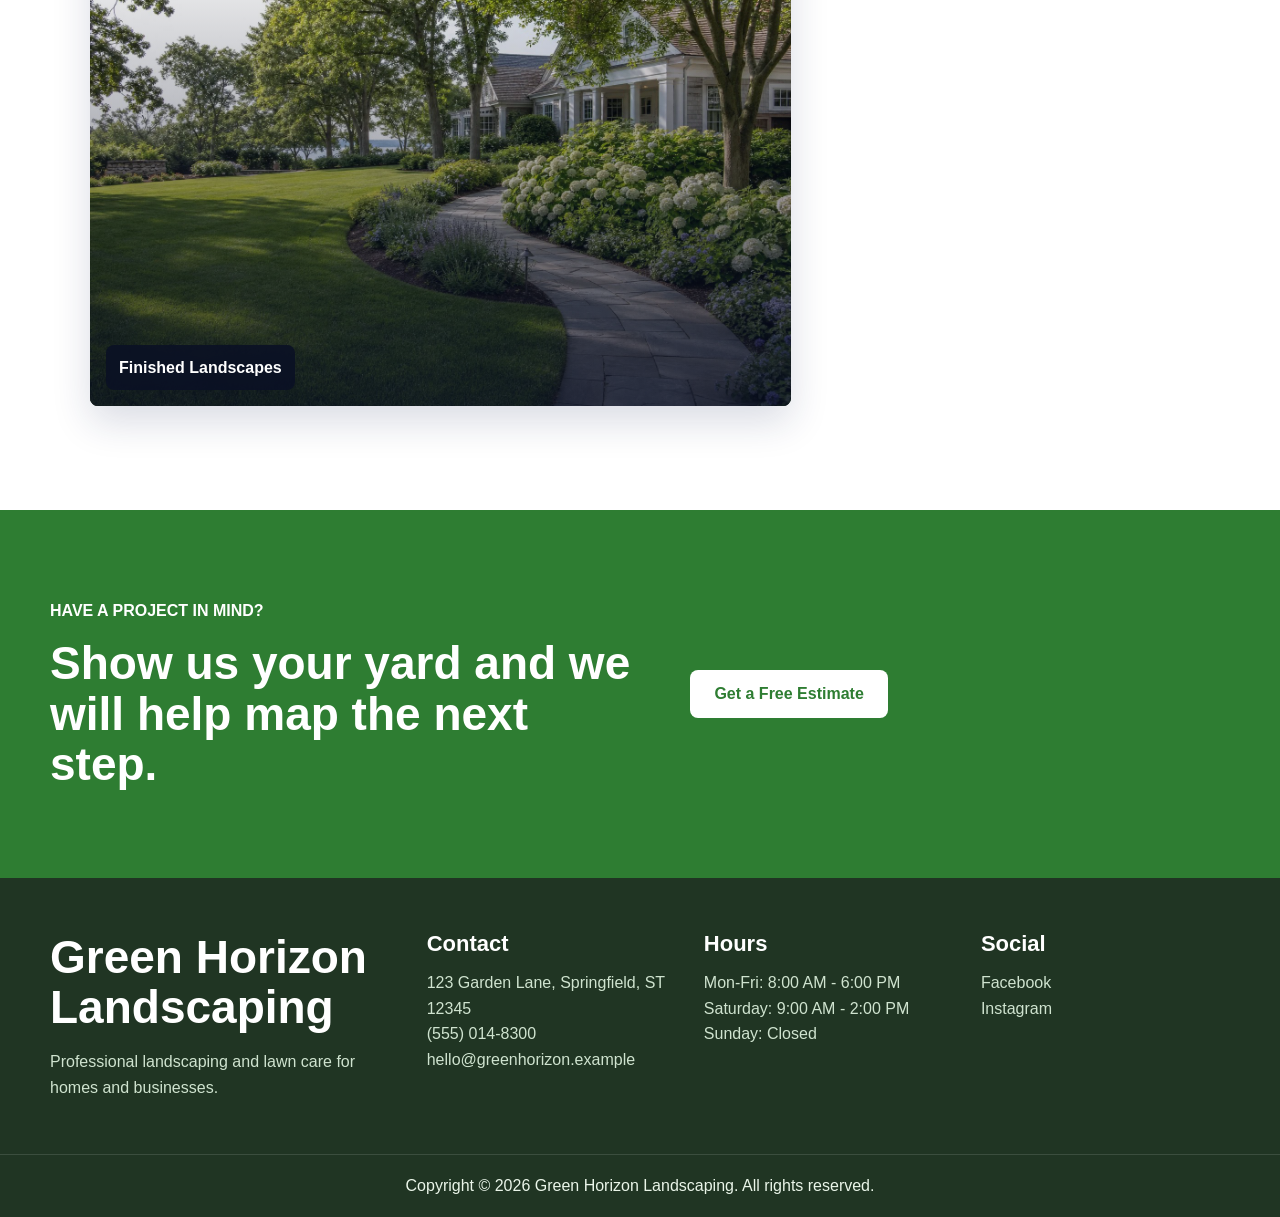
<file: gallery.html>
<!DOCTYPE html>
<html lang="en">
<head>
  <meta charset="UTF-8">
  <meta name="viewport" content="width=device-width, initial-scale=1.0">
  <meta name="description" content="View Green Horizon Landscaping gallery examples including lawn transformations, garden installations, patios, walkways, and retaining walls.">
  <title>Gallery | Green Horizon Landscaping</title>
  <link rel="preconnect" href="https://images.unsplash.com">
  <link rel="stylesheet" href="style.css">
  <style>.brand img{width:220px;height:auto}.reveal{opacity:1!important;transform:none!important}</style>
</head>
<body>
  <a class="skip-link" href="#main">Skip to content</a>
  <header class="site-header"><nav class="navbar" aria-label="Primary navigation"><a class="brand" href="index.html" aria-label="Green Horizon Landscaping home"><span>Green Horizon</span><small>Landscaping</small></a><button class="nav-toggle" type="button" aria-label="Open navigation" aria-controls="nav-menu" aria-expanded="false"><span></span><span></span><span></span></button><ul class="nav-menu" id="nav-menu"><li><a href="index.html">Home</a></li><li><a href="about.html">About</a></li><li><a href="services.html">Services</a></li><li><a class="active" href="gallery.html">Gallery</a></li><li><a href="contact.html">Contact</a></li></ul></nav></header>
  <main id="main">
    <section class="page-hero"><div class="section-inner reveal"><p class="eyebrow">Gallery</p><h1>Outdoor spaces designed to look clean, useful, and welcoming.</h1><p>Photo-led examples for lawn care, planting, and hardscape project styles.</p></div></section>
    <section class="section"><div class="section-inner"><div class="gallery-grid">
      <figure class="gallery-item reveal"><img src="https://images.unsplash.com/photo-1598902108854-10e335adac99?auto=format&amp;fit=crop&amp;w=900&amp;q=80" alt="Freshly maintained green lawn beside a home" loading="lazy"><span>Lawn Transformations</span></figure>
      <figure class="gallery-item reveal"><img src="https://images.unsplash.com/photo-1585320806297-9794b3e4eeae?auto=format&amp;fit=crop&amp;w=900&amp;q=80" alt="Lush residential garden with planted beds" loading="lazy"><span>Garden Installations</span></figure>
      <figure class="gallery-item reveal"><img src="https://images.unsplash.com/photo-1600566753190-17f0baa2a6c3?auto=format&amp;fit=crop&amp;w=900&amp;q=80" alt="Modern stone patio and outdoor living area" loading="lazy"><span>Stone Patios</span></figure>
      <figure class="gallery-item reveal"><img src="https://images.unsplash.com/photo-1600585154526-990dced4db0d?auto=format&amp;fit=crop&amp;w=900&amp;q=80" alt="Elegant walkway through a landscaped property" loading="lazy"><span>Walkways</span></figure>
      <figure class="gallery-item reveal"><img src="https://images.unsplash.com/photo-1590144662036-33bf0ebd2c7f?auto=format&amp;fit=crop&amp;w=900&amp;q=80" alt="Stone retaining wall with surrounding planting" loading="lazy"><span>Retaining Walls</span></figure>
      <figure class="gallery-item reveal"><img src="https://images.unsplash.com/photo-1626248801379-51a0748a5f96?auto=format&amp;fit=crop&amp;w=900&amp;q=80" alt="Finished backyard landscape with lawn and garden beds" loading="lazy"><span>Finished Landscapes</span></figure>
    </div></div></section>
    <section class="section green"><div class="section-inner split"><div class="reveal"><p class="eyebrow">Have a project in mind?</p><h2>Show us your yard and we will help map the next step.</h2></div><div class="reveal"><a class="btn btn-light" href="contact.html">Get a Free Estimate</a></div></div></section>
  </main>
  <footer class="site-footer"><div class="footer-grid"><div><h2>Green Horizon Landscaping</h2><p>Professional landscaping and lawn care for homes and businesses.</p></div><div><h3>Contact</h3><ul><li>123 Garden Lane, Springfield, ST 12345</li><li><a href="tel:+15550148300">(555) 014-8300</a></li><li><a href="mailto:hello@greenhorizon.example">hello@greenhorizon.example</a></li></ul></div><div><h3>Hours</h3><ul><li>Mon-Fri: 8:00 AM - 6:00 PM</li><li>Saturday: 9:00 AM - 2:00 PM</li><li>Sunday: Closed</li></ul></div><div><h3>Social</h3><ul><li><a href="https://www.facebook.com/" rel="noopener">Facebook</a></li><li><a href="https://www.instagram.com/" rel="noopener">Instagram</a></li></ul></div></div><div class="footer-bottom">Copyright &copy; 2026 Green Horizon Landscaping. All rights reserved.</div></footer>
  <div class="mobile-actions" aria-label="Quick contact"><a href="tel:+15550148300">Call Now</a><a class="estimate-action" href="contact.html">Free Estimate</a></div>
  <button class="back-to-top" type="button" aria-label="Back to top">Top</button>
  <script src="script.js"></script>
</body>
</html>
</file>
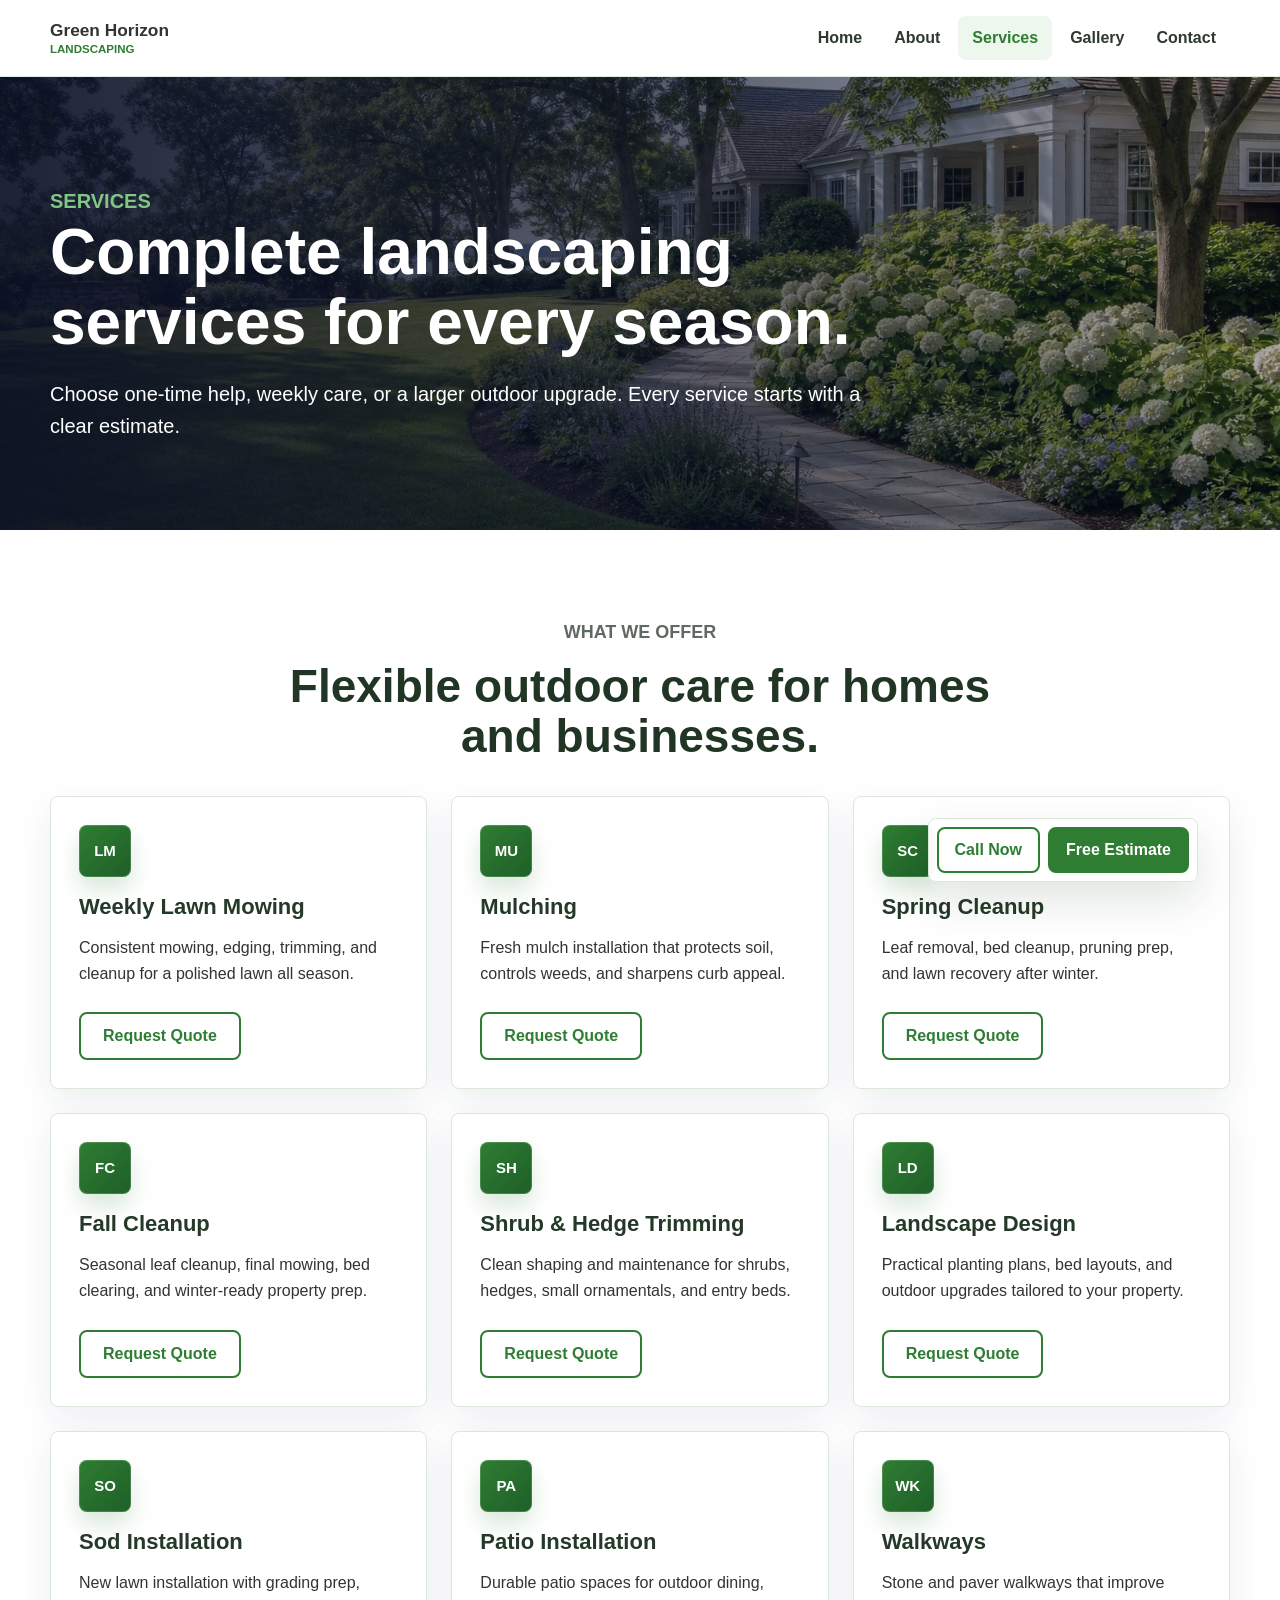
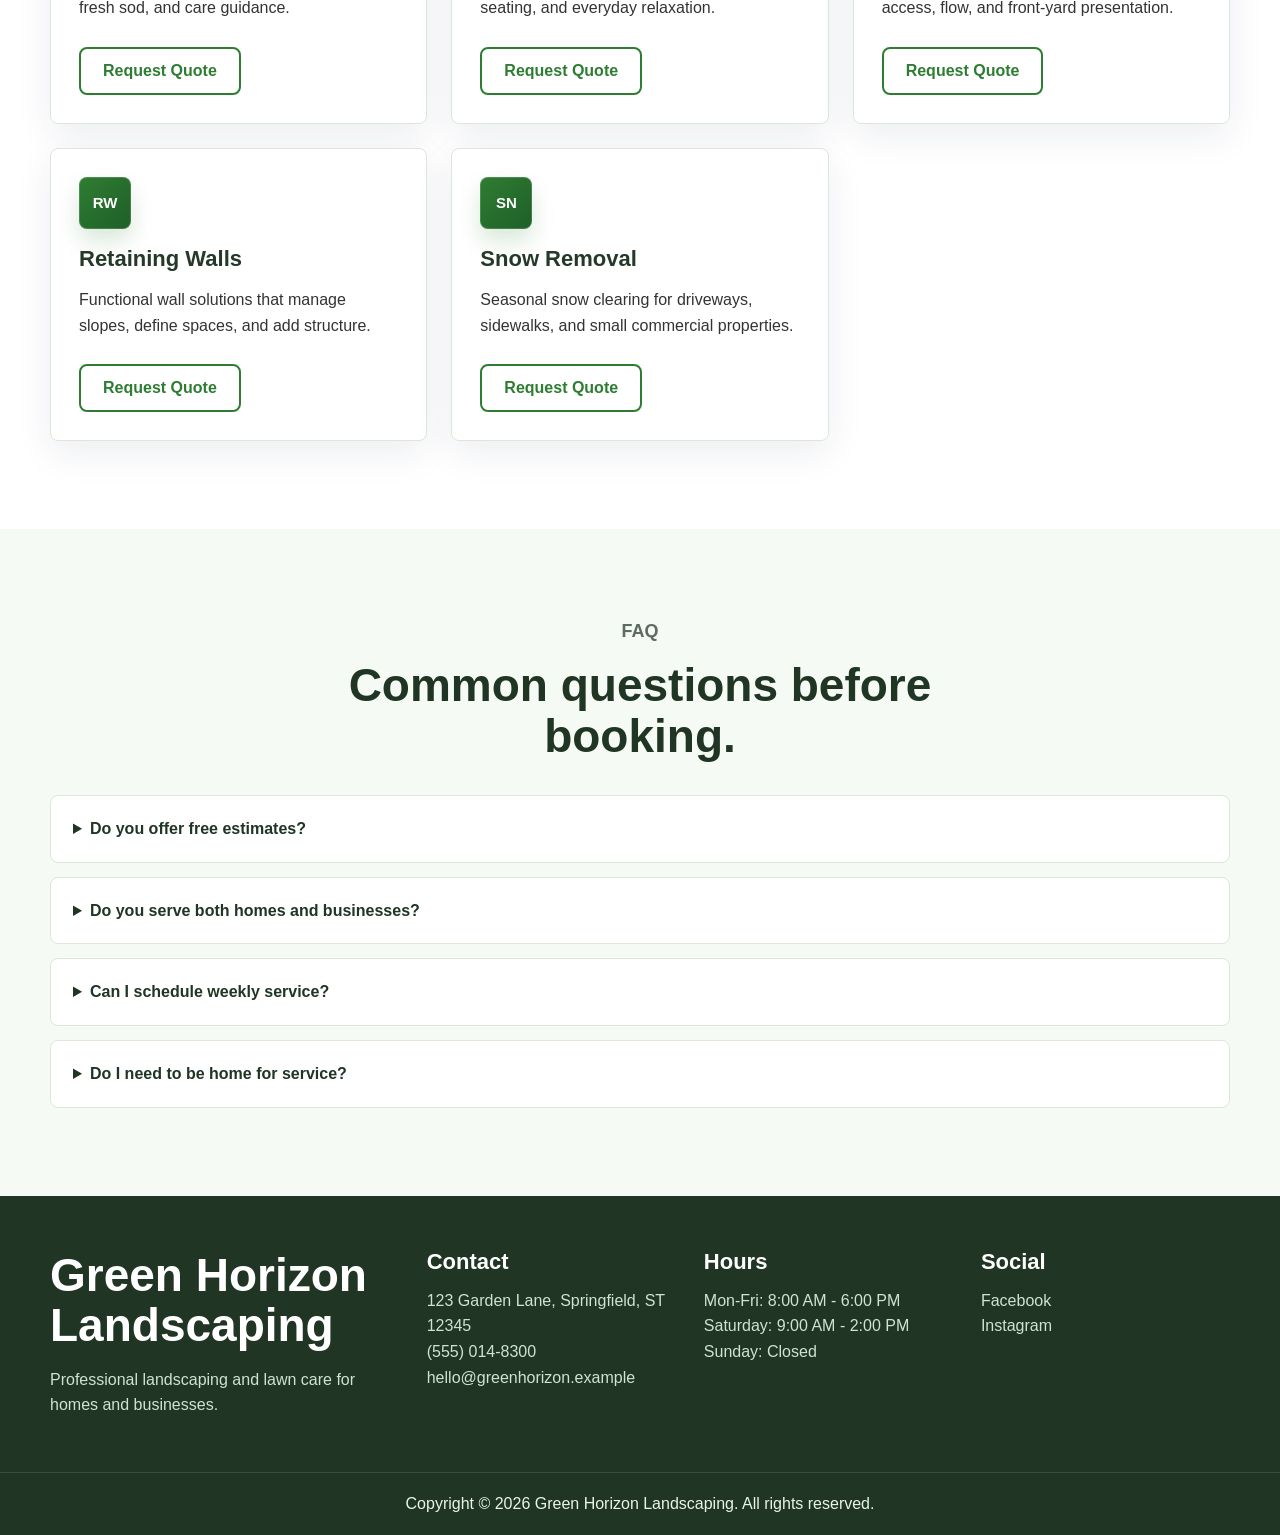
<file: services.html>
<!DOCTYPE html>
<html lang="en">
<head>
  <meta charset="UTF-8">
  <meta name="viewport" content="width=device-width, initial-scale=1.0">
  <meta name="description" content="Explore Green Horizon Landscaping services including mowing, mulching, cleanups, trimming, landscape design, sod, patios, walkways, retaining walls, and snow removal.">
  <title>Services | Green Horizon Landscaping</title>
  <link rel="preconnect" href="https://images.unsplash.com">
  <link rel="stylesheet" href="style.css">
  <style>.brand img{width:220px;height:auto}.reveal{opacity:1!important;transform:none!important}</style>
</head>
<body>
  <a class="skip-link" href="#main">Skip to content</a>
  <header class="site-header"><nav class="navbar" aria-label="Primary navigation"><a class="brand" href="index.html" aria-label="Green Horizon Landscaping home"><span>Green Horizon</span><small>Landscaping</small></a><button class="nav-toggle" type="button" aria-label="Open navigation" aria-controls="nav-menu" aria-expanded="false"><span></span><span></span><span></span></button><ul class="nav-menu" id="nav-menu"><li><a href="index.html">Home</a></li><li><a href="about.html">About</a></li><li><a class="active" href="services.html">Services</a></li><li><a href="gallery.html">Gallery</a></li><li><a href="contact.html">Contact</a></li></ul></nav></header>
  <main id="main">
    <section class="page-hero"><div class="section-inner reveal"><p class="eyebrow">Services</p><h1>Complete landscaping services for every season.</h1><p>Choose one-time help, weekly care, or a larger outdoor upgrade. Every service starts with a clear estimate.</p></div></section>
    <section class="section"><div class="section-inner"><div class="section-header center reveal"><p class="eyebrow">What we offer</p><h2>Flexible outdoor care for homes and businesses.</h2></div><div class="grid three">
      <article class="card service-card reveal"><span class="icon" aria-hidden="true">LM</span><h3>Weekly Lawn Mowing</h3><p>Consistent mowing, edging, trimming, and cleanup for a polished lawn all season.</p><a class="btn btn-outline" href="contact.html">Request Quote</a></article>
      <article class="card service-card reveal"><span class="icon" aria-hidden="true">MU</span><h3>Mulching</h3><p>Fresh mulch installation that protects soil, controls weeds, and sharpens curb appeal.</p><a class="btn btn-outline" href="contact.html">Request Quote</a></article>
      <article class="card service-card reveal"><span class="icon" aria-hidden="true">SC</span><h3>Spring Cleanup</h3><p>Leaf removal, bed cleanup, pruning prep, and lawn recovery after winter.</p><a class="btn btn-outline" href="contact.html">Request Quote</a></article>
      <article class="card service-card reveal"><span class="icon" aria-hidden="true">FC</span><h3>Fall Cleanup</h3><p>Seasonal leaf cleanup, final mowing, bed clearing, and winter-ready property prep.</p><a class="btn btn-outline" href="contact.html">Request Quote</a></article>
      <article class="card service-card reveal"><span class="icon" aria-hidden="true">SH</span><h3>Shrub &amp; Hedge Trimming</h3><p>Clean shaping and maintenance for shrubs, hedges, small ornamentals, and entry beds.</p><a class="btn btn-outline" href="contact.html">Request Quote</a></article>
      <article class="card service-card reveal"><span class="icon" aria-hidden="true">LD</span><h3>Landscape Design</h3><p>Practical planting plans, bed layouts, and outdoor upgrades tailored to your property.</p><a class="btn btn-outline" href="contact.html">Request Quote</a></article>
      <article class="card service-card reveal"><span class="icon" aria-hidden="true">SO</span><h3>Sod Installation</h3><p>New lawn installation with grading prep, fresh sod, and care guidance.</p><a class="btn btn-outline" href="contact.html">Request Quote</a></article>
      <article class="card service-card reveal"><span class="icon" aria-hidden="true">PA</span><h3>Patio Installation</h3><p>Durable patio spaces for outdoor dining, seating, and everyday relaxation.</p><a class="btn btn-outline" href="contact.html">Request Quote</a></article>
      <article class="card service-card reveal"><span class="icon" aria-hidden="true">WK</span><h3>Walkways</h3><p>Stone and paver walkways that improve access, flow, and front-yard presentation.</p><a class="btn btn-outline" href="contact.html">Request Quote</a></article>
      <article class="card service-card reveal"><span class="icon" aria-hidden="true">RW</span><h3>Retaining Walls</h3><p>Functional wall solutions that manage slopes, define spaces, and add structure.</p><a class="btn btn-outline" href="contact.html">Request Quote</a></article>
      <article class="card service-card reveal"><span class="icon" aria-hidden="true">SN</span><h3>Snow Removal</h3><p>Seasonal snow clearing for driveways, sidewalks, and small commercial properties.</p><a class="btn btn-outline" href="contact.html">Request Quote</a></article>
    </div></div></section>
    <section class="section soft"><div class="section-inner"><div class="section-header center reveal"><p class="eyebrow">FAQ</p><h2>Common questions before booking.</h2></div><div class="faq"><details class="reveal"><summary>Do you offer free estimates?</summary><p>Yes. We provide free estimates for lawn care, cleanups, planting, and hardscape projects.</p></details><details class="reveal"><summary>Do you serve both homes and businesses?</summary><p>Yes. We work with homeowners, rentals, small offices, storefronts, and other commercial properties.</p></details><details class="reveal"><summary>Can I schedule weekly service?</summary><p>Yes. Weekly and recurring maintenance schedules can be arranged during the estimate.</p></details><details class="reveal"><summary>Do I need to be home for service?</summary><p>Usually no for exterior work, as long as the team has clear access to the needed areas.</p></details></div></div></section>
  </main>
  <footer class="site-footer"><div class="footer-grid"><div><h2>Green Horizon Landscaping</h2><p>Professional landscaping and lawn care for homes and businesses.</p></div><div><h3>Contact</h3><ul><li>123 Garden Lane, Springfield, ST 12345</li><li><a href="tel:+15550148300">(555) 014-8300</a></li><li><a href="mailto:hello@greenhorizon.example">hello@greenhorizon.example</a></li></ul></div><div><h3>Hours</h3><ul><li>Mon-Fri: 8:00 AM - 6:00 PM</li><li>Saturday: 9:00 AM - 2:00 PM</li><li>Sunday: Closed</li></ul></div><div><h3>Social</h3><ul><li><a href="https://www.facebook.com/" rel="noopener">Facebook</a></li><li><a href="https://www.instagram.com/" rel="noopener">Instagram</a></li></ul></div></div><div class="footer-bottom">Copyright &copy; 2026 Green Horizon Landscaping. All rights reserved.</div></footer>
  <div class="mobile-actions" aria-label="Quick contact"><a href="tel:+15550148300">Call Now</a><a class="estimate-action" href="contact.html">Free Estimate</a></div>
  <button class="back-to-top" type="button" aria-label="Back to top">Top</button>
  <script src="script.js"></script>
</body>
</html>
</file>
<file: style.css>
/*
  Green Horizon Landscaping
  Editable areas:
  - Business name: update the .brand text and page titles.
  - Colors: edit the CSS variables below.
  - Images: replace the Unsplash photo URLs below or the image src values in HTML.
*/
:root {
  --forest: #2E7D32;
  --light-green: #81C784;
  --white: #ffffff;
  --dark: #333333;
  --muted: #5f6b62;
  --soft: #f5faf4;
  --line: #dbe7d8;
  --shadow: 0 18px 45px rgba(31, 73, 34, 0.14);
  --radius: 8px;
  --max-width: 1180px;
  --hero-photo: url("green-horizon-hero.jpg");
  --page-photo: url("clean-south-shore-garden.jpg");
}

* {
  box-sizing: border-box;
}

html {
  scroll-behavior: smooth;
}

body {
  margin: 0;
  color: var(--dark);
  font-family: "Trebuchet MS", Arial, Helvetica, sans-serif;
  line-height: 1.6;
  background:
    linear-gradient(180deg, rgba(245, 250, 244, 0.75), rgba(255, 255, 255, 0) 420px),
    var(--white);
}

img {
  display: block;
  max-width: 100%;
}

.error-page {
  min-height: 100vh;
  display: grid;
  place-items: center;
  padding: 32px;
  text-align: center;
  background: var(--soft);
}

.error-page > div {
  max-width: 650px;
}

a {
  color: inherit;
  text-decoration: none;
}

button,
input,
select,
textarea {
  font: inherit;
}

.skip-link {
  position: absolute;
  left: 16px;
  top: -48px;
  z-index: 100;
  padding: 10px 14px;
  color: var(--white);
  background: var(--forest);
  border-radius: var(--radius);
  transition: top 0.2s ease;
}

.skip-link:focus {
  top: 14px;
}

.site-header {
  position: sticky;
  top: 0;
  z-index: 50;
  background: rgba(255, 255, 255, 0.92);
  border-bottom: 1px solid rgba(46, 125, 50, 0.14);
  backdrop-filter: blur(14px);
}

.navbar {
  position: relative;
  width: min(100% - 32px, var(--max-width));
  min-height: 76px;
  margin: 0 auto;
  display: flex;
  align-items: center;
  justify-content: space-between;
  gap: 24px;
}

.brand {
  display: inline-flex;
  flex-direction: column;
  align-items: flex-start;
  justify-content: center;
  min-width: 190px;
  color: var(--dark);
  font-size: 1.08rem;
  font-weight: 800;
  line-height: 1.05;
  text-decoration: none;
}

.brand small {
  margin-top: 4px;
  color: var(--forest);
  font-size: 0.72rem;
  font-weight: 800;
  text-transform: uppercase;
}

.nav-menu {
  display: flex;
  align-items: center;
  gap: 4px;
  list-style: none;
  margin: 0;
  padding: 0;
}

.nav-menu a {
  display: inline-flex;
  align-items: center;
  min-height: 44px;
  padding: 0 14px;
  color: #2d3a2f;
  font-weight: 700;
  border-radius: var(--radius);
  transition: color 0.2s ease, background 0.2s ease;
}

.nav-menu a:hover,
.nav-menu a:focus-visible,
.nav-menu a.active {
  color: var(--forest);
  background: #edf7ed;
}

.nav-toggle {
  display: none;
  width: 44px;
  height: 44px;
  padding: 0;
  border: 1px solid var(--line);
  border-radius: var(--radius);
  background: var(--white);
  cursor: pointer;
}

.nav-toggle span {
  display: block;
  width: 20px;
  height: 2px;
  margin: 5px auto;
  background: var(--forest);
  transition: transform 0.2s ease, opacity 0.2s ease;
}

.nav-toggle.is-open span:nth-child(1) {
  transform: translateY(7px) rotate(45deg);
}

.nav-toggle.is-open span:nth-child(2) {
  opacity: 0;
}

.nav-toggle.is-open span:nth-child(3) {
  transform: translateY(-7px) rotate(-45deg);
}

.hero {
  min-height: calc(100vh - 76px);
  display: grid;
  align-items: center;
  color: var(--white);
  background:
    linear-gradient(90deg, rgba(14, 37, 18, 0.88), rgba(14, 37, 18, 0.54), rgba(14, 37, 18, 0.08)),
    var(--hero-photo) center / cover no-repeat;
  isolation: isolate;
}

.hero-inner,
.section-inner {
  width: min(100% - 32px, var(--max-width));
  margin: 0 auto;
}

.hero-content {
  max-width: 720px;
  padding: 76px 0 110px;
  text-shadow: 0 2px 22px rgba(0, 0, 0, 0.28);
}

.hero-content::before {
  content: "";
  display: block;
  width: 78px;
  height: 4px;
  margin-bottom: 22px;
  background: var(--light-green);
}

/* Website design and managed-care pricing page. */
.pricing-hero { padding: 108px 0; color: var(--white); background: linear-gradient(120deg, #173b20 0%, #2e7d32 68%, #4d9851 100%); }
.pricing-hero .section-inner { max-width: 900px; text-align: center; }
.pricing-hero h1 { max-width: 800px; margin-right: auto; margin-left: auto; }
.pricing-hero p:not(.eyebrow) { max-width: 710px; margin: 0 auto 28px; font-size: 1.15rem; }
.setup-band { color: var(--white); background: #203523; }
.setup-band-inner { display: grid; grid-template-columns: auto 1fr; align-items: center; gap: 56px; padding: 28px 0; }
.setup-band-inner div, .setup-band-inner strong, .setup-band-inner span { display: block; }
.setup-band-inner strong { color: var(--light-green); font-size: 2.35rem; line-height: 1; }
.setup-band-inner p { margin: 0; }
.pricing-grid { display: grid; grid-template-columns: repeat(3, minmax(0, 1fr)); align-items: stretch; gap: 22px; margin-top: 42px; }
.pricing-card { position: relative; display: flex; flex-direction: column; padding: 34px; border: 1px solid var(--line); border-radius: var(--radius); background: var(--white); box-shadow: 0 12px 36px rgba(31, 73, 34, 0.1); }
.pricing-card.featured { border: 2px solid var(--forest); box-shadow: var(--shadow); }
.popular-label { position: absolute; top: 0; right: 24px; padding: 6px 12px; color: var(--white); font-size: .78rem; font-weight: 800; text-transform: uppercase; background: var(--forest); }
.plan-heading h3 { margin: 6px 0; color: var(--forest); font-size: 2.65rem; line-height: 1.1; }
.plan-heading h3 span { color: var(--muted); font-size: 1rem; font-weight: 700; }
.plan-features { flex: 1; margin: 22px 0 30px; padding: 0; list-style: none; }
.plan-features li { position: relative; padding: 11px 0 11px 28px; border-bottom: 1px solid var(--line); }
.plan-features li::before { content: "\2713"; position: absolute; left: 2px; color: var(--forest); font-weight: 900; }
.pricing-note { max-width: 850px; margin: 28px auto 0; color: var(--muted); text-align: center; font-size: .92rem; }

.trust-bar {
  color: var(--white);
  background: #203523;
}

.trust-bar-inner {
  width: min(100% - 32px, var(--max-width));
  margin: 0 auto;
  display: grid;
  grid-template-columns: repeat(4, minmax(0, 1fr));
}

.trust-bar-inner div {
  padding: 22px 24px;
  text-align: center;
  border-right: 1px solid rgba(255, 255, 255, 0.14);
}

.trust-bar-inner div:first-child {
  border-left: 1px solid rgba(255, 255, 255, 0.14);
}

.trust-bar-inner strong,
.trust-bar-inner span {
  display: block;
}

.trust-bar-inner span {
  color: #cfe3cf;
  font-size: 14px;
}

.text-link {
  display: inline-flex;
  gap: 8px;
  margin-top: 8px;
  color: var(--forest);
  font-weight: 800;
}

.text-link:hover span,
.text-link:focus-visible span {
  transform: translateX(4px);
}

.text-link span {
  transition: transform 0.2s ease;
}

.service-area {
  background: #edf4ec;
}

.area-list {
  display: grid;
  grid-template-columns: repeat(2, minmax(0, 1fr));
  gap: 12px;
}

.area-list span {
  padding: 16px 18px;
  color: #203523;
  font-weight: 800;
  border-left: 4px solid var(--light-green);
  background: var(--white);
  box-shadow: 0 8px 24px rgba(31, 73, 34, 0.08);
}

.eyebrow {
  margin: 0 0 14px;
  color: var(--light-green);
  font-weight: 800;
  letter-spacing: 0;
  text-transform: uppercase;
}

h1,
h2,
h3 {
  margin: 0;
  line-height: 1.1;
}

h1 {
  max-width: 760px;
  font-size: clamp(42px, 7vw, 78px);
}

h2 {
  color: #203523;
  font-size: clamp(30px, 4vw, 46px);
}

h3 {
  color: #243927;
  font-size: 22px;
}

.hero p {
  max-width: 640px;
  margin: 20px 0 32px;
  font-size: clamp(18px, 2vw, 24px);
}

.btn {
  display: inline-flex;
  align-items: center;
  justify-content: center;
  min-height: 48px;
  padding: 0 22px;
  border: 2px solid transparent;
  border-radius: var(--radius);
  font-weight: 800;
  cursor: pointer;
  transition: transform 0.2s ease, box-shadow 0.2s ease, background 0.2s ease, color 0.2s ease;
}

.btn:hover,
.btn:focus-visible {
  transform: translateY(-2px);
  box-shadow: 0 12px 24px rgba(250, 204, 21, 0.28);
}

.btn-primary {
  color: var(--white);
  background: var(--forest);
}

.btn-primary:hover,
.btn-primary:focus-visible {
  background: #0f1a3d;
}

.btn-light {
  color: var(--forest);
  background: var(--white);
}

.btn-outline {
  color: var(--forest);
  border-color: var(--forest);
  background: transparent;
}

.section {
  padding: 88px 0;
}

.section.soft {
  background: var(--soft);
}

.section.green {
  color: var(--white);
  background: var(--forest);
}

.section.green h2,
.section.green h3,
.section.green p {
  color: var(--white);
}

.section-header {
  max-width: 760px;
  margin-bottom: 34px;
}

.section-header.center {
  margin-right: auto;
  margin-left: auto;
  text-align: center;
}

.section-header p,
.lead {
  color: var(--muted);
  font-size: 18px;
}

.grid {
  display: grid;
  gap: 24px;
}

.grid.three {
  grid-template-columns: repeat(3, minmax(0, 1fr));
}

.grid.four {
  grid-template-columns: repeat(4, minmax(0, 1fr));
}

.card {
  height: 100%;
  padding: 28px;
  border: 1px solid var(--line);
  border-radius: var(--radius);
  background: var(--white);
  box-shadow: 0 12px 36px rgba(23, 37, 84, 0.08);
  transition: transform 0.2s ease, box-shadow 0.2s ease, border-color 0.2s ease;
}

.card > img {
  width: calc(100% + 56px);
  max-width: none;
  aspect-ratio: 4 / 3;
  margin: -28px -28px 22px;
  object-fit: cover;
  border-radius: var(--radius) var(--radius) 0 0;
}

.card:hover {
  transform: translateY(-5px);
  border-color: rgba(250, 204, 21, 0.8);
  box-shadow: var(--shadow);
}

.icon {
  display: inline-grid;
  place-items: center;
  width: 52px;
  height: 52px;
  margin-bottom: 18px;
  color: var(--white);
  font-size: 15px;
  font-weight: 900;
  border-radius: var(--radius);
  color: var(--white);
  background: linear-gradient(135deg, var(--forest), #1f5f28);
  box-shadow: inset 0 0 0 1px rgba(255, 255, 255, 0.16), 0 12px 22px rgba(46, 125, 50, 0.18);
}

.feature-list {
  display: grid;
  grid-template-columns: repeat(4, minmax(0, 1fr));
  gap: 18px;
  margin-top: 32px;
}

.feature-item {
  padding: 22px;
  border-left: 4px solid var(--light-green);
  background: var(--white);
  border-radius: var(--radius);
  box-shadow: 0 8px 22px rgba(23, 37, 84, 0.06);
}

.split {
  display: grid;
  grid-template-columns: 1.05fr 0.95fr;
  gap: 44px;
  align-items: center;
}

.gallery-preview,
.gallery-grid {
  display: grid;
  grid-template-columns: repeat(2, minmax(0, 1fr));
  gap: 18px;
}

.gallery-grid {
  grid-template-columns: repeat(3, minmax(0, 1fr));
  grid-auto-flow: dense;
}

.gallery-grid .gallery-item:first-child,
.gallery-grid .gallery-item:nth-child(6) {
  grid-column: span 2;
}

.gallery-item {
  position: relative;
  overflow: hidden;
  min-height: 260px;
  border-radius: var(--radius);
  background: #171d31;
  box-shadow: 0 16px 38px rgba(23, 37, 84, 0.16);
}

.gallery-item img {
  width: 100%;
  height: 100%;
  min-height: 300px;
  object-fit: cover;
  transition: transform 0.35s ease;
}

.gallery-item::after {
  content: "";
  position: absolute;
  inset: 0;
  background: linear-gradient(180deg, rgba(0, 0, 0, 0.02), rgba(10, 16, 38, 0.72));
  pointer-events: none;
}

.gallery-item:hover img {
  transform: scale(1.04);
}

.gallery-item span {
  position: absolute;
  z-index: 1;
  left: 16px;
  bottom: 16px;
  padding: 10px 13px;
  color: var(--white);
  font-weight: 800;
  background: rgba(10, 16, 38, 0.84);
  backdrop-filter: blur(8px);
  border-radius: var(--radius);
}

.featured-project {
  display: grid;
  grid-template-columns: minmax(0, 1.65fr) minmax(280px, 0.75fr);
  min-height: 460px;
  overflow: hidden;
  border-radius: var(--radius);
  background: #203523;
  box-shadow: var(--shadow);
}

.featured-project > img {
  width: 100%;
  height: 100%;
  min-height: 460px;
  object-fit: cover;
}

.featured-project-copy {
  display: flex;
  flex-direction: column;
  justify-content: center;
  padding: 40px;
  color: #eaf5e9;
}

.featured-project-copy h3 {
  color: var(--white);
  font-size: 30px;
}

.featured-project-copy .text-link {
  color: var(--light-green);
}

.testimonial {
  display: flex;
  flex-direction: column;
  gap: 18px;
}

.testimonial p {
  margin: 0;
  color: var(--muted);
}

.testimonial strong {
  color: #203523;
}

.page-hero {
  padding: 0;
  color: var(--white);
  background:
    linear-gradient(90deg, rgba(10, 16, 38, 0.92), rgba(10, 16, 38, 0.68), rgba(10, 16, 38, 0.32)),
    var(--page-photo) center / cover no-repeat;
}

.page-hero .section-inner {
  position: relative;
  z-index: 1;
  padding-top: 88px;
  padding-bottom: 88px;
}

.page-hero .section-inner > * {
  max-width: 850px;
}

.page-hero h1 {
  overflow-wrap: anywhere;
}

.team-card-image {
  width: 100%;
  aspect-ratio: 4 / 3;
  object-fit: cover;
  border-radius: var(--radius);
}

.page-hero h1 {
  font-size: clamp(38px, 6vw, 64px);
}

.page-hero p {
  max-width: 700px;
  margin: 20px 0 0;
  font-size: 20px;
}

.timeline {
  display: grid;
  gap: 18px;
  counter-reset: timeline;
}

.timeline-item {
  position: relative;
  padding: 24px 24px 24px 72px;
  border: 1px solid var(--line);
  border-radius: var(--radius);
  background: var(--white);
}

.timeline-item::before {
  counter-increment: timeline;
  content: counter(timeline);
  position: absolute;
  left: 22px;
  top: 24px;
  display: grid;
  place-items: center;
  width: 34px;
  height: 34px;
  color: var(--white);
  font-weight: 800;
  background: var(--forest);
  border-radius: 50%;
}

.service-card .btn {
  margin-top: 10px;
}

.faq {
  display: grid;
  gap: 14px;
}

.faq details {
  padding: 20px 22px;
  border: 1px solid var(--line);
  border-radius: var(--radius);
  background: var(--white);
}

.faq summary {
  color: #203523;
  font-weight: 800;
  cursor: pointer;
}

.faq p {
  margin-bottom: 0;
  color: var(--muted);
}

.contact-layout {
  display: grid;
  grid-template-columns: 1.1fr 0.9fr;
  gap: 36px;
  align-items: start;
}

.contact-form {
  display: grid;
  gap: 18px;
}

.form-intro {
  margin: 14px 0 24px;
  color: var(--muted);
}

.form-grid {
  display: grid;
  grid-template-columns: repeat(2, minmax(0, 1fr));
  gap: 18px;
}

.form-note {
  margin: -6px 0 0;
  color: var(--muted);
  font-size: 14px;
  text-align: center;
}

.form-status {
  display: none;
  padding: 16px;
  border-radius: var(--radius);
  font-weight: 700;
}

.form-status.is-success {
  display: block;
  color: #17491c;
  border: 1px solid #a9d6ad;
  background: #e9f7e9;
}

.form-status.is-error {
  display: block;
  color: #7a2525;
  border: 1px solid #e0b3b3;
  background: #fff0f0;
}

.response-promise {
  margin-bottom: 24px;
  padding: 24px;
  color: var(--white);
  border-radius: var(--radius);
  background: var(--forest);
}

.response-promise strong {
  font-size: 21px;
}

.response-promise ol {
  margin: 14px 0 0;
  padding-left: 22px;
}

.mobile-actions {
  position: fixed;
  right: 82px;
  bottom: 18px;
  z-index: 60;
  display: flex;
  gap: 8px;
  padding: 8px;
  border: 1px solid var(--line);
  border-radius: var(--radius);
  background: rgba(255, 255, 255, 0.97);
  box-shadow: var(--shadow);
}

.mobile-actions a {
  display: grid;
  place-items: center;
  min-height: 46px;
  padding: 8px 16px;
  color: var(--forest);
  font-weight: 800;
  border: 2px solid var(--forest);
  border-radius: var(--radius);
}

.mobile-actions .estimate-action {
  color: var(--white);
  background: var(--forest);
}

.form-row {
  display: grid;
  gap: 8px;
}

.form-row label {
  font-weight: 800;
}

.form-row input,
.form-row select,
.form-row textarea {
  width: 100%;
  min-height: 48px;
  padding: 12px 14px;
  border: 1px solid #ddd1ad;
  border-radius: var(--radius);
  background: var(--white);
}

.form-row textarea {
  min-height: 150px;
  resize: vertical;
}

.form-row input:focus,
.form-row select:focus,
.form-row textarea:focus {
  outline: 3px solid rgba(250, 204, 21, 0.35);
  border-color: var(--forest);
}

.info-list {
  display: grid;
  gap: 18px;
  margin: 0;
}

.info-list div {
  padding: 20px;
  border: 1px solid var(--line);
  border-radius: var(--radius);
  background: var(--white);
}

.info-list dt {
  color: #203523;
  font-weight: 800;
}

.info-list dd {
  margin: 4px 0 0;
  color: var(--muted);
}

.map-placeholder {
  display: grid;
  place-items: center;
  min-height: 320px;
  margin-top: 24px;
  padding: 24px;
  text-align: center;
  color: var(--forest);
  border: 1px solid var(--line);
  border-radius: var(--radius);
  background: repeating-linear-gradient(45deg, #edf7ed, #edf7ed 16px, #f8fcf7 16px, #f8fcf7 32px);
}

.site-footer {
  color: #eaf5e9;
  background: #203523;
}

.footer-grid {
  width: min(100% - 32px, var(--max-width));
  margin: 0 auto;
  padding: 54px 0 38px;
  display: grid;
  grid-template-columns: 1.4fr repeat(3, 1fr);
  gap: 28px;
}

.site-footer h2,
.site-footer h3 {
  color: var(--white);
}

.site-footer p,
.site-footer li {
  color: #cfe3cf;
}

.site-footer ul {
  list-style: none;
  margin: 14px 0 0;
  padding: 0;
}

.site-footer a:hover,
.site-footer a:focus-visible {
  color: var(--light-green);
}

.footer-bottom {
  padding: 18px 0;
  text-align: center;
  border-top: 1px solid rgba(255, 255, 255, 0.12);
}

.back-to-top {
  position: fixed;
  right: 18px;
  bottom: 18px;
  z-index: 40;
  display: grid;
  place-items: center;
  width: 48px;
  height: 48px;
  color: var(--white);
  border: 0;
  border-radius: 50%;
  background: var(--forest);
  box-shadow: var(--shadow);
  opacity: 0;
  pointer-events: none;
  transform: translateY(10px);
  transition: opacity 0.2s ease, transform 0.2s ease;
}

.back-to-top.is-visible {
  opacity: 1;
  pointer-events: auto;
  transform: translateY(0);
}

.reveal {
  opacity: 1;
  transform: none;
}

.reveal.is-visible {
  animation: reveal-in 0.55s ease both;
}

@keyframes reveal-in {
  from {
    opacity: 0;
    transform: translateY(18px);
  }
  to {
    opacity: 1;
    transform: translateY(0);
  }
}

@media (prefers-reduced-motion: reduce) {
  *,
  *::before,
  *::after {
    scroll-behavior: auto !important;
    transition-duration: 0.01ms !important;
    animation-duration: 0.01ms !important;
  }

  .reveal {
    opacity: 1;
    transform: none;
  }
}

@media (max-width: 980px) {
  .grid.three,
  .grid.four,
  .feature-list,
  .gallery-grid,
  .footer-grid {
    grid-template-columns: repeat(2, minmax(0, 1fr));
  }

  .split,
  .contact-layout {
    grid-template-columns: 1fr;
  }

  .pricing-grid { grid-template-columns: 1fr; max-width: 680px; margin-right: auto; margin-left: auto; }
}

@media (max-width: 760px) {
  body {
    padding-bottom: 70px;
  }

  .trust-bar-inner {
    grid-template-columns: repeat(2, minmax(0, 1fr));
  }

  .trust-bar-inner div {
    padding: 16px 8px;
    border: 1px solid rgba(255, 255, 255, 0.1);
  }

  .form-grid {
    grid-template-columns: 1fr;
  }

  .featured-project {
    grid-template-columns: 1fr;
  }

  .featured-project > img {
    min-height: 320px;
  }

  .featured-project-copy {
    padding: 28px;
  }

  .mobile-actions {
    position: fixed;
    right: 0;
    bottom: 0;
    left: 0;
    z-index: 60;
    display: grid;
    grid-template-columns: 0.85fr 1.15fr;
    gap: 8px;
    padding: 8px 12px;
    border-top: 1px solid var(--line);
    background: rgba(255, 255, 255, 0.97);
    box-shadow: 0 -8px 30px rgba(31, 73, 34, 0.14);
    border-right: 0;
    border-bottom: 0;
    border-left: 0;
    border-radius: 0;
  }

  .mobile-actions a {
    display: grid;
    place-items: center;
    min-height: 48px;
    padding: 8px;
    font-weight: 800;
    border: 2px solid var(--forest);
    border-radius: var(--radius);
  }

  .mobile-actions .estimate-action {
    color: var(--white);
    background: var(--forest);
  }

  .back-to-top {
    bottom: 84px;
  }
  .navbar {
    min-height: 68px;
  }

  .brand {
    min-width: 160px;
    font-size: 1rem;
  }

  .nav-toggle {
    display: block;
  }

  .nav-menu {
    position: absolute;
    left: 16px;
    right: 16px;
    top: calc(100% - 1px);
    z-index: 80;
    display: grid;
    gap: 6px;
    padding: 14px;
    border: 1px solid var(--line);
    border-radius: var(--radius);
    background: var(--white);
    box-shadow: var(--shadow);
    transform-origin: top;
    transform: scaleY(0.95);
    opacity: 0;
    pointer-events: none;
    visibility: hidden;
    transition: opacity 0.2s ease, transform 0.2s ease;
  }

  .nav-menu.is-open {
    display: grid;
    transform: scaleY(1);
    opacity: 1;
    pointer-events: auto;
    visibility: visible;
  }

  .nav-menu a {
    width: 100%;
  }

  .hero {
    min-height: 680px;
  }

  .hero-content {
    padding: 62px 0 92px;
  }

  .section {
    padding: 64px 0;
  }

  .pricing-hero { padding: 76px 0; }
  .setup-band-inner { grid-template-columns: 1fr; gap: 14px; padding: 24px 0; text-align: center; }
  .pricing-card { padding: 28px 24px; }

  .grid.three,
  .grid.four,
  .feature-list,
  .gallery-preview,
  .gallery-grid,
  .footer-grid {
    grid-template-columns: 1fr;
  }

  .gallery-grid .gallery-item:first-child,
  .gallery-grid .gallery-item:nth-child(6) {
    grid-column: span 1;
  }
}
</file>
